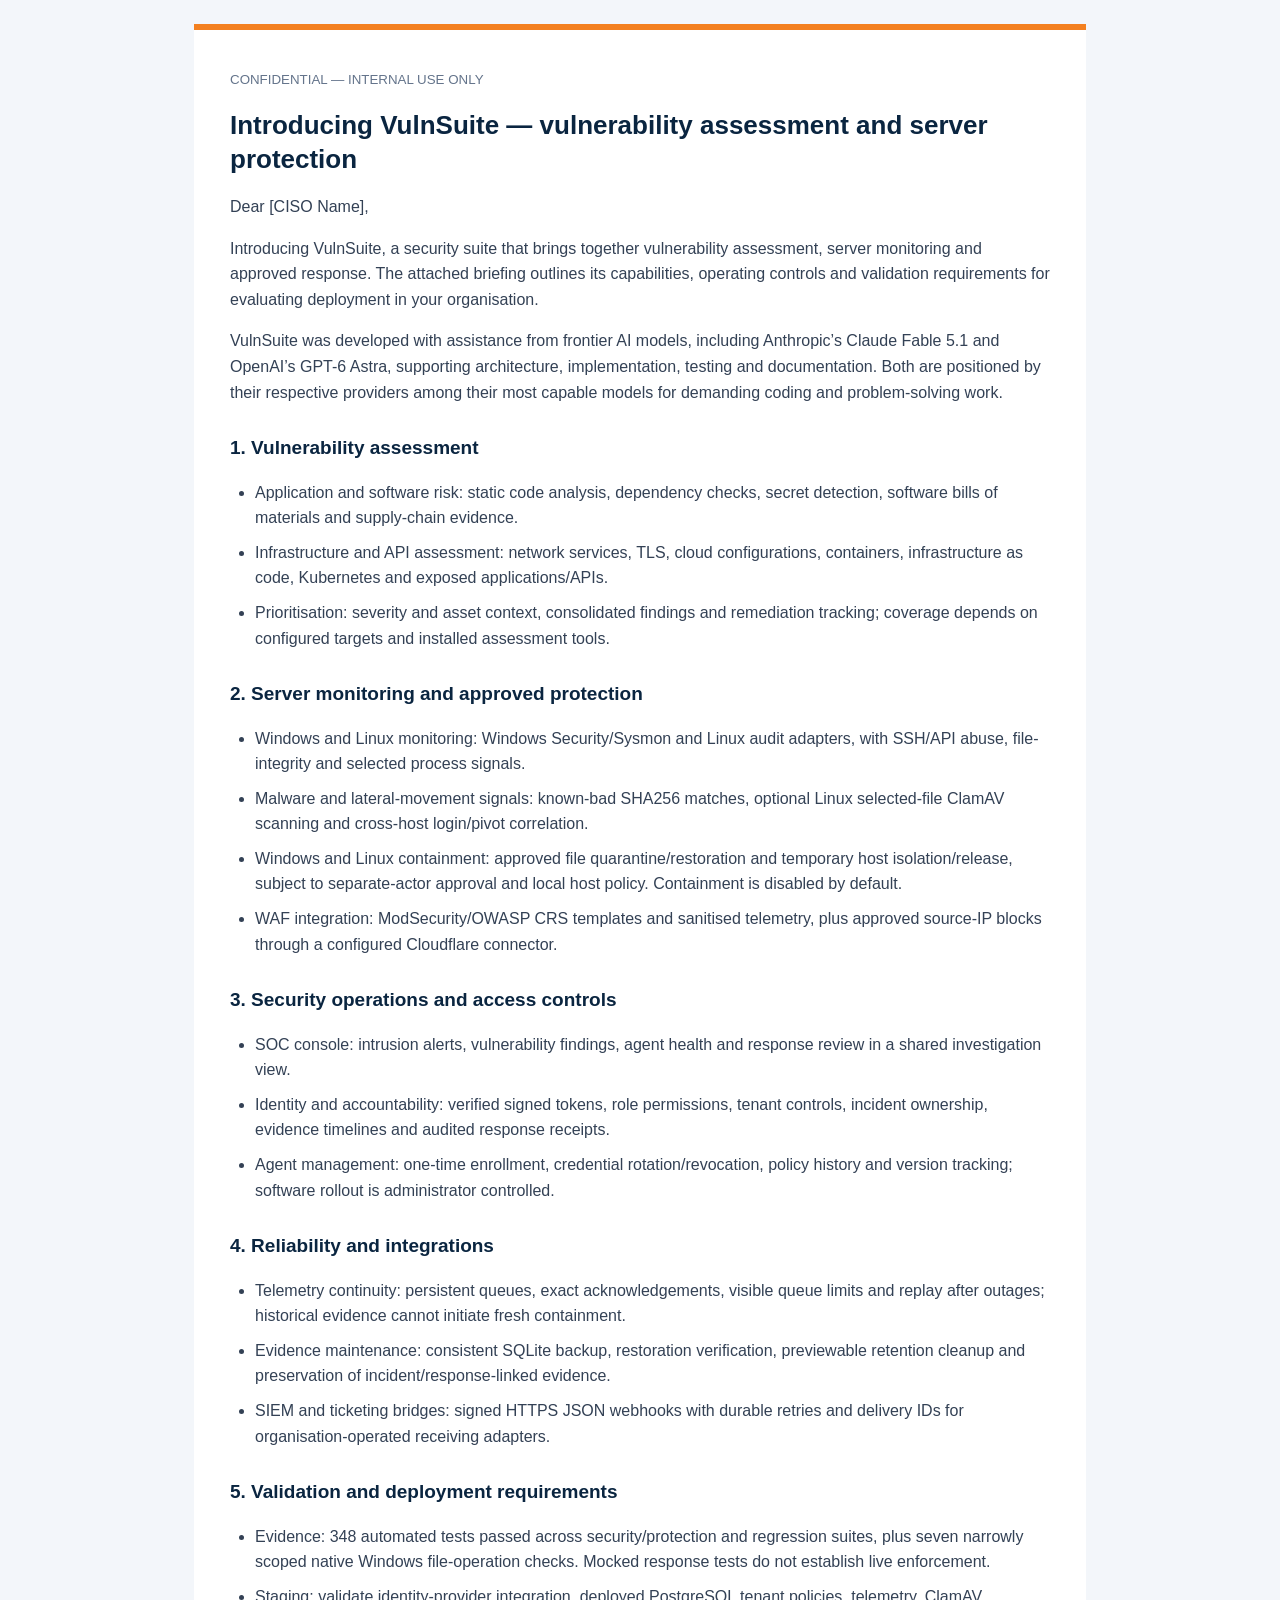
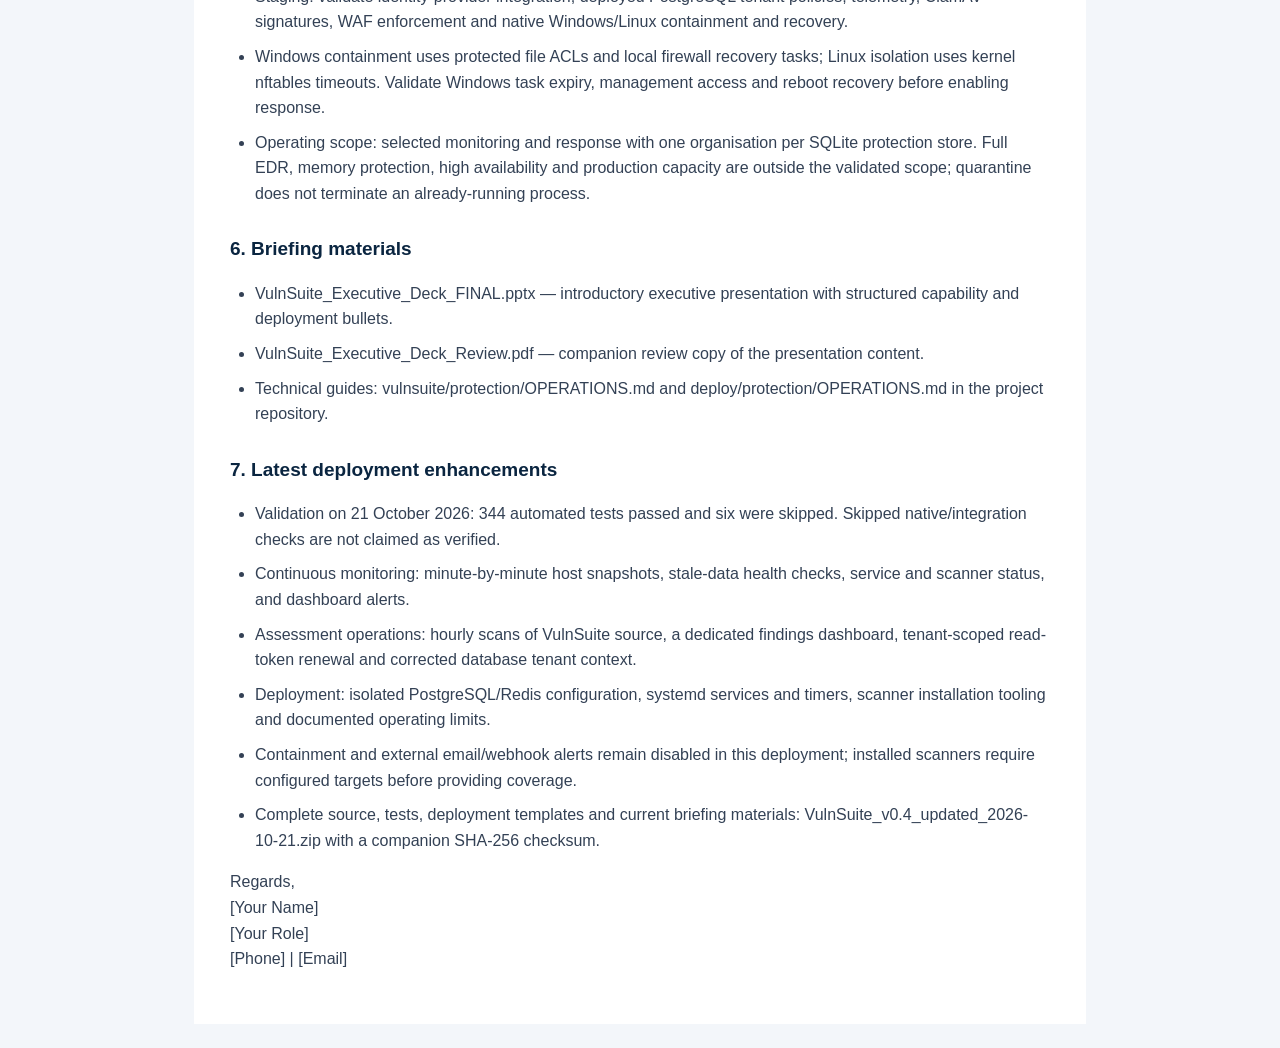
<file: VulnSuite_Intro_Email.html>
<!doctype html><html lang="en"><head><meta charset="utf-8"><meta name="viewport" content="width=device-width,initial-scale=1"><title>VulnSuite briefing</title><style>body{margin:0;background:#f3f6fa;color:#334155;font:16px/1.6 Arial,sans-serif}main{max-width:820px;margin:24px auto;background:white;padding:36px;border-top:6px solid #f38020}h1{color:#0a2540;font-size:26px;line-height:1.3}h2{color:#0a2540;font-size:19px;margin-top:28px}li{margin:9px 0}small{color:#64748b}ul{padding-left:25px}</style></head><body><main><small>CONFIDENTIAL — INTERNAL USE ONLY</small><h1>Introducing VulnSuite — vulnerability assessment and server protection</h1><p>Dear [CISO Name],</p><p>Introducing VulnSuite, a security suite that brings together vulnerability assessment, server monitoring and approved response. The attached briefing outlines its capabilities, operating controls and validation requirements for evaluating deployment in your organisation.</p><p>VulnSuite was developed with assistance from frontier AI models, including Anthropic’s Claude Fable 5.1 and OpenAI’s GPT-6 Astra, supporting architecture, implementation, testing and documentation. Both are positioned by their respective providers among their most capable models for demanding coding and problem-solving work.</p><h2>1. Vulnerability assessment</h2><ul><li>Application and software risk: static code analysis, dependency checks, secret detection, software bills of materials and supply-chain evidence.</li><li>Infrastructure and API assessment: network services, TLS, cloud configurations, containers, infrastructure as code, Kubernetes and exposed applications/APIs.</li><li>Prioritisation: severity and asset context, consolidated findings and remediation tracking; coverage depends on configured targets and installed assessment tools.</li></ul><h2>2. Server monitoring and approved protection</h2><ul><li>Windows and Linux monitoring: Windows Security/Sysmon and Linux audit adapters, with SSH/API abuse, file-integrity and selected process signals.</li><li>Malware and lateral-movement signals: known-bad SHA256 matches, optional Linux selected-file ClamAV scanning and cross-host login/pivot correlation.</li><li>Windows and Linux containment: approved file quarantine/restoration and temporary host isolation/release, subject to separate-actor approval and local host policy. Containment is disabled by default.</li><li>WAF integration: ModSecurity/OWASP CRS templates and sanitised telemetry, plus approved source-IP blocks through a configured Cloudflare connector.</li></ul><h2>3. Security operations and access controls</h2><ul><li>SOC console: intrusion alerts, vulnerability findings, agent health and response review in a shared investigation view.</li><li>Identity and accountability: verified signed tokens, role permissions, tenant controls, incident ownership, evidence timelines and audited response receipts.</li><li>Agent management: one-time enrollment, credential rotation/revocation, policy history and version tracking; software rollout is administrator controlled.</li></ul><h2>4. Reliability and integrations</h2><ul><li>Telemetry continuity: persistent queues, exact acknowledgements, visible queue limits and replay after outages; historical evidence cannot initiate fresh containment.</li><li>Evidence maintenance: consistent SQLite backup, restoration verification, previewable retention cleanup and preservation of incident/response-linked evidence.</li><li>SIEM and ticketing bridges: signed HTTPS JSON webhooks with durable retries and delivery IDs for organisation-operated receiving adapters.</li></ul><h2>5. Validation and deployment requirements</h2><ul><li>Evidence: 348 automated tests passed across security/protection and regression suites, plus seven narrowly scoped native Windows file-operation checks. Mocked response tests do not establish live enforcement.</li><li>Staging: validate identity-provider integration, deployed PostgreSQL tenant policies, telemetry, ClamAV signatures, WAF enforcement and native Windows/Linux containment and recovery.</li><li>Windows containment uses protected file ACLs and local firewall recovery tasks; Linux isolation uses kernel nftables timeouts. Validate Windows task expiry, management access and reboot recovery before enabling response.</li><li>Operating scope: selected monitoring and response with one organisation per SQLite protection store. Full EDR, memory protection, high availability and production capacity are outside the validated scope; quarantine does not terminate an already-running process.</li></ul><h2>6. Briefing materials</h2><ul><li>VulnSuite_Executive_Deck_FINAL.pptx — introductory executive presentation with structured capability and deployment bullets.</li><li>VulnSuite_Executive_Deck_Review.pdf — companion review copy of the presentation content.</li><li>Technical guides: vulnsuite/protection/OPERATIONS.md and deploy/protection/OPERATIONS.md in the project repository.</li></ul><h2>7. Latest deployment enhancements</h2><ul><li>Validation on 21 October 2026: 344 automated tests passed and six were skipped. Skipped native/integration checks are not claimed as verified.</li><li>Continuous monitoring: minute-by-minute host snapshots, stale-data health checks, service and scanner status, and dashboard alerts.</li><li>Assessment operations: hourly scans of VulnSuite source, a dedicated findings dashboard, tenant-scoped read-token renewal and corrected database tenant context.</li><li>Deployment: isolated PostgreSQL/Redis configuration, systemd services and timers, scanner installation tooling and documented operating limits.</li><li>Containment and external email/webhook alerts remain disabled in this deployment; installed scanners require configured targets before providing coverage.</li><li>Complete source, tests, deployment templates and current briefing materials: VulnSuite_v0.4_updated_2026-10-21.zip with a companion SHA-256 checksum.</li></ul><p>Regards,<br>[Your Name]<br>[Your Role]<br>[Phone] | [Email]</p></main></body></html>
</file>
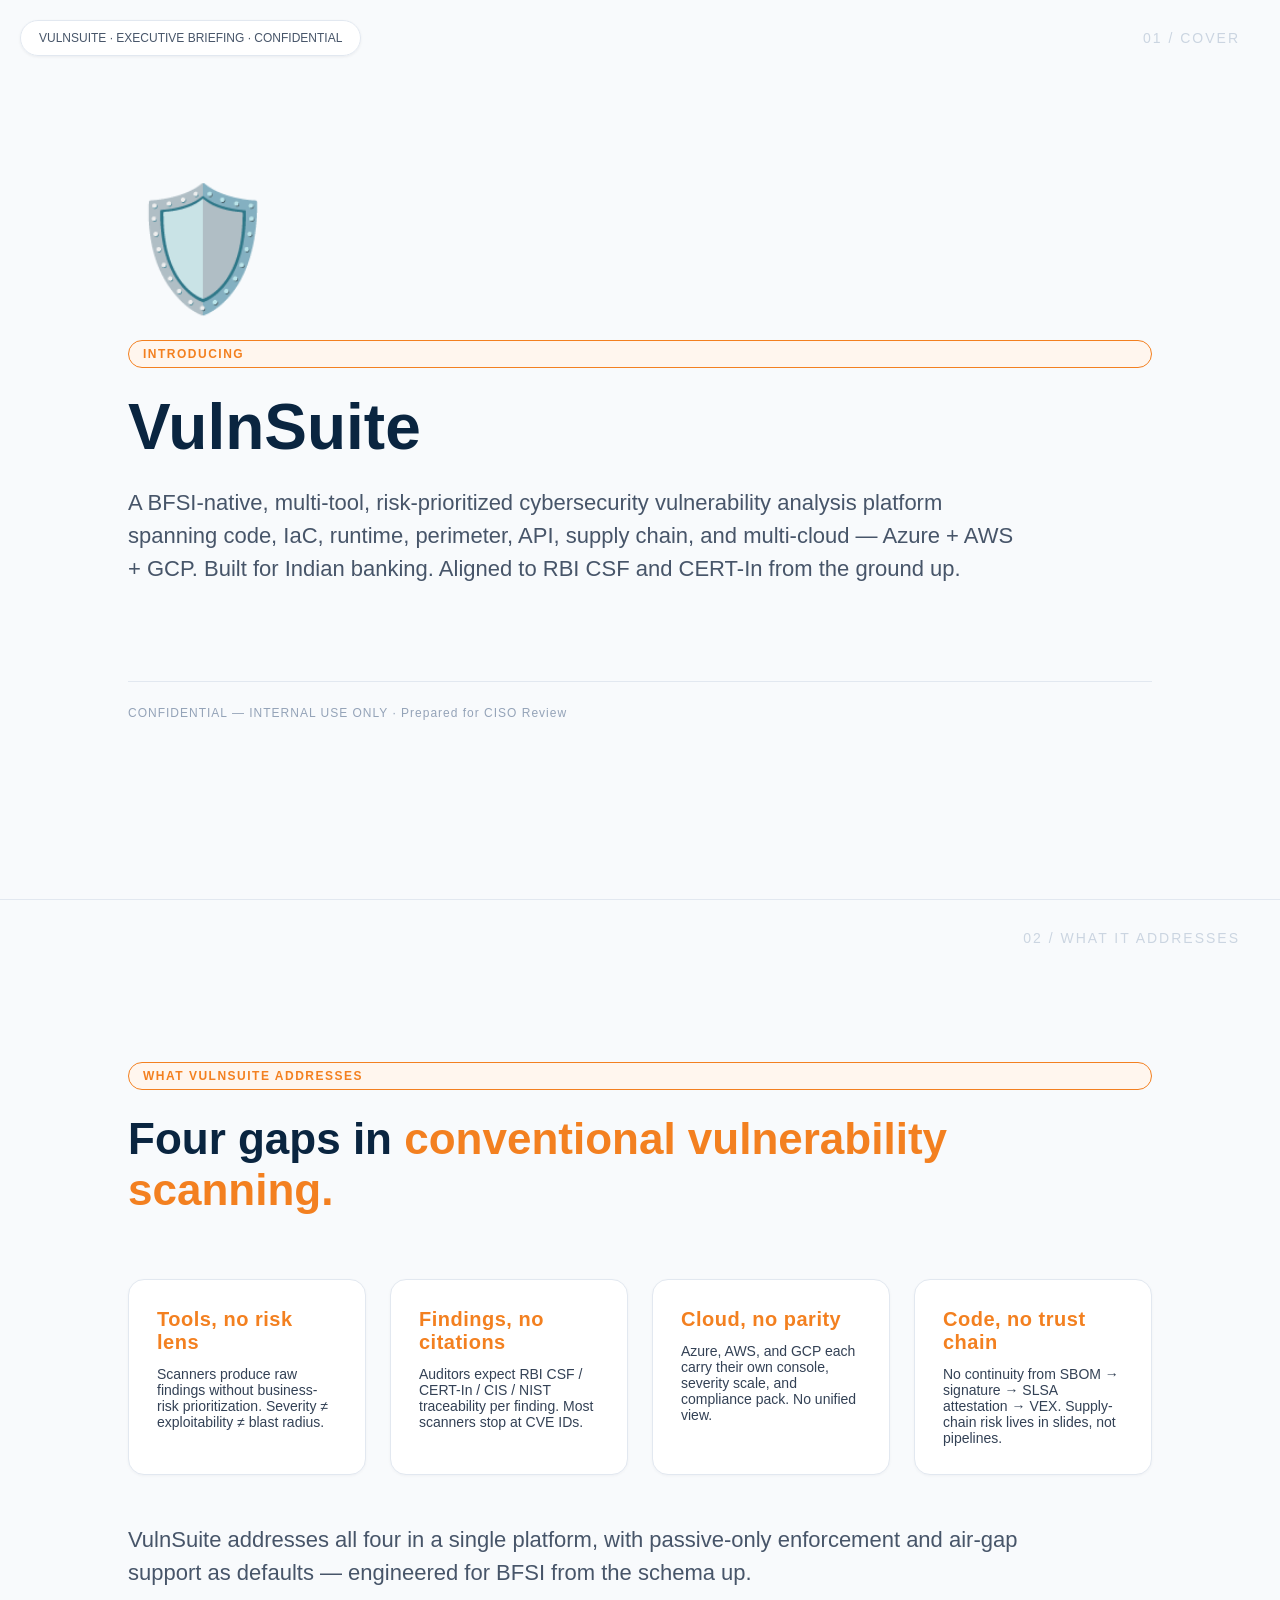
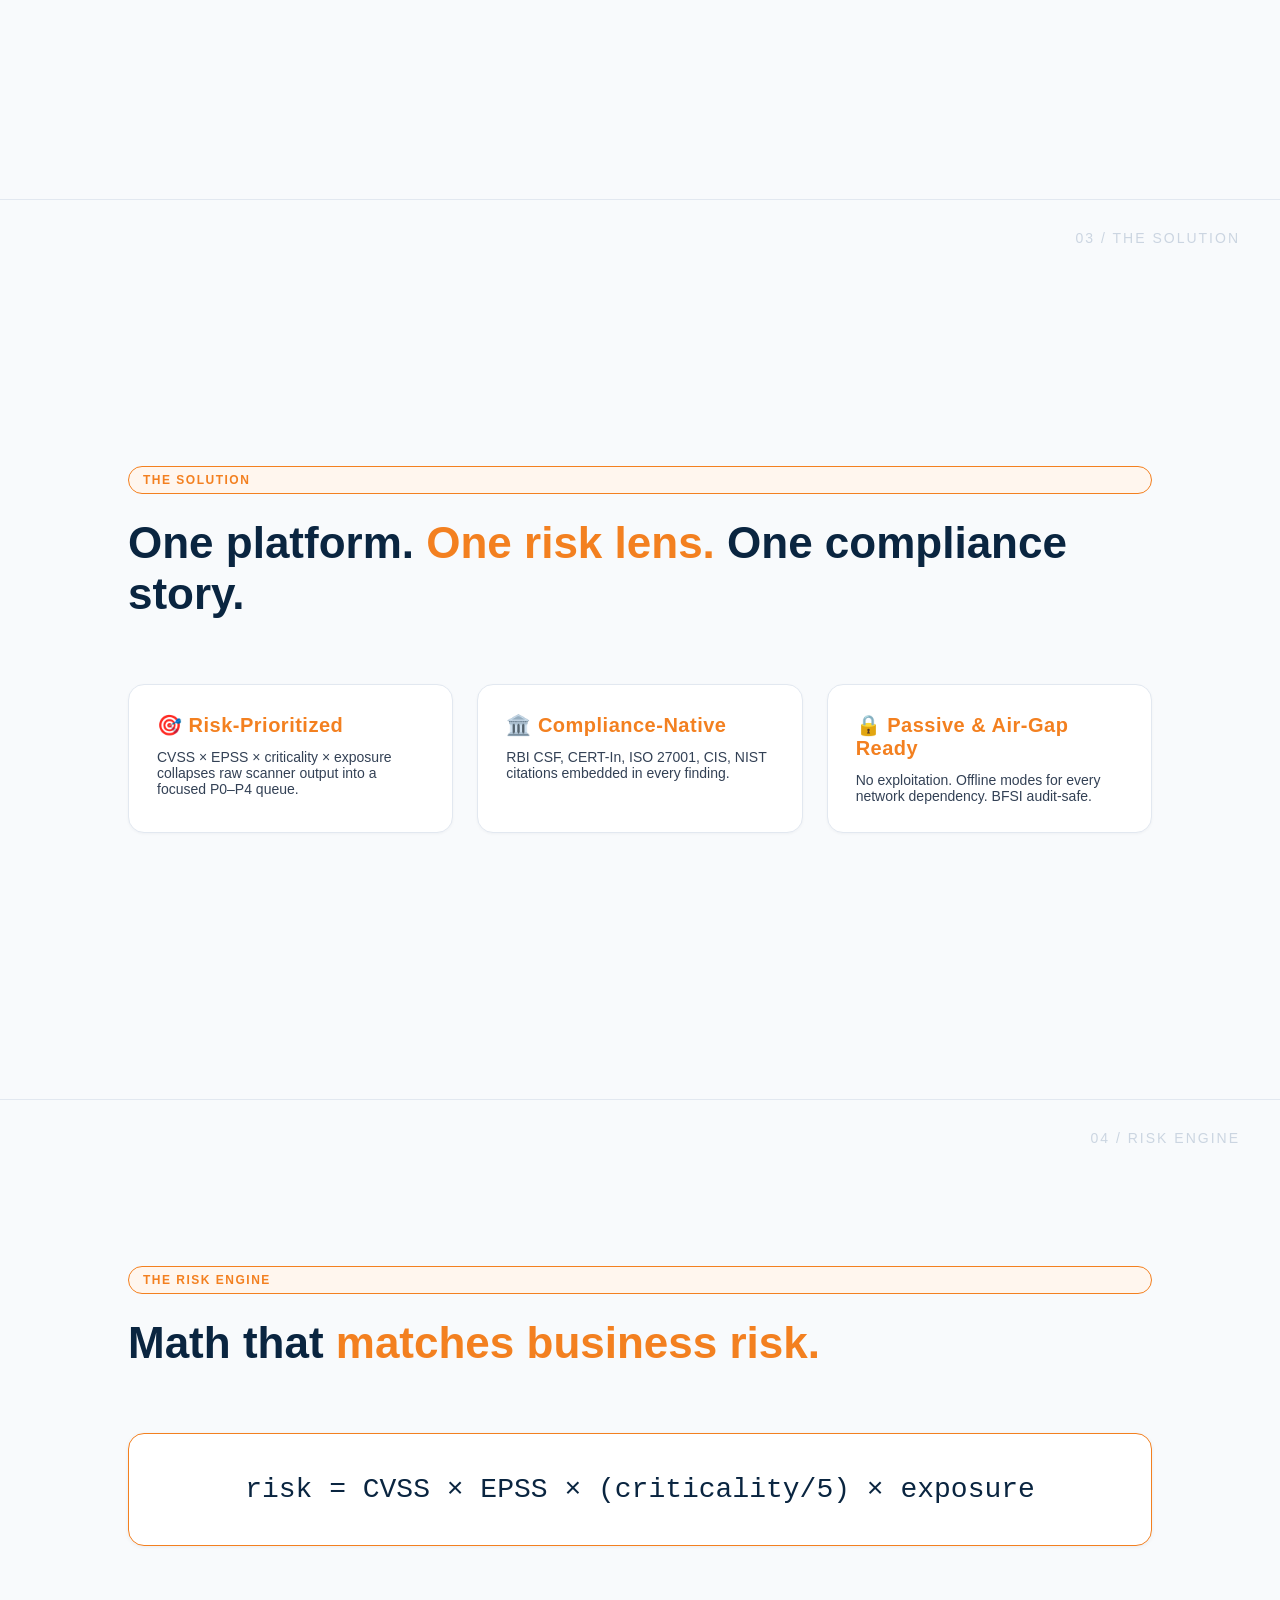
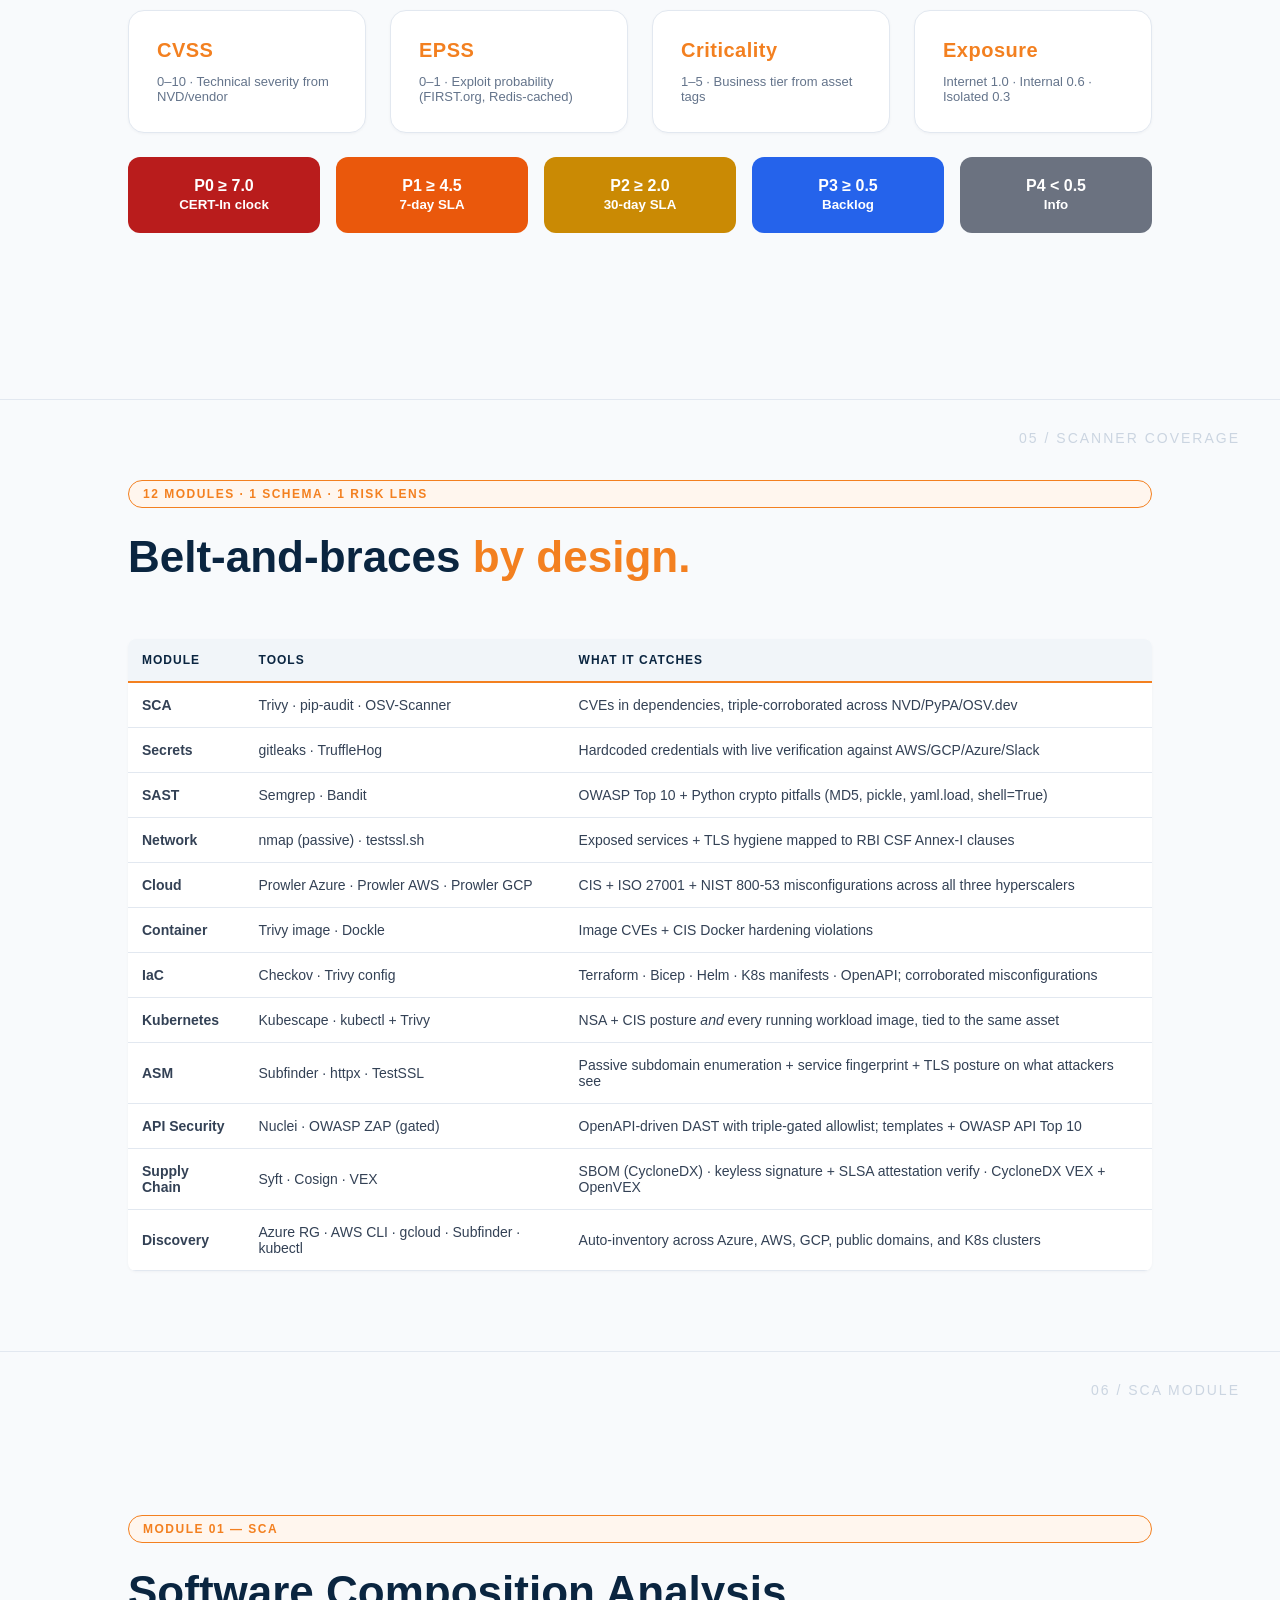
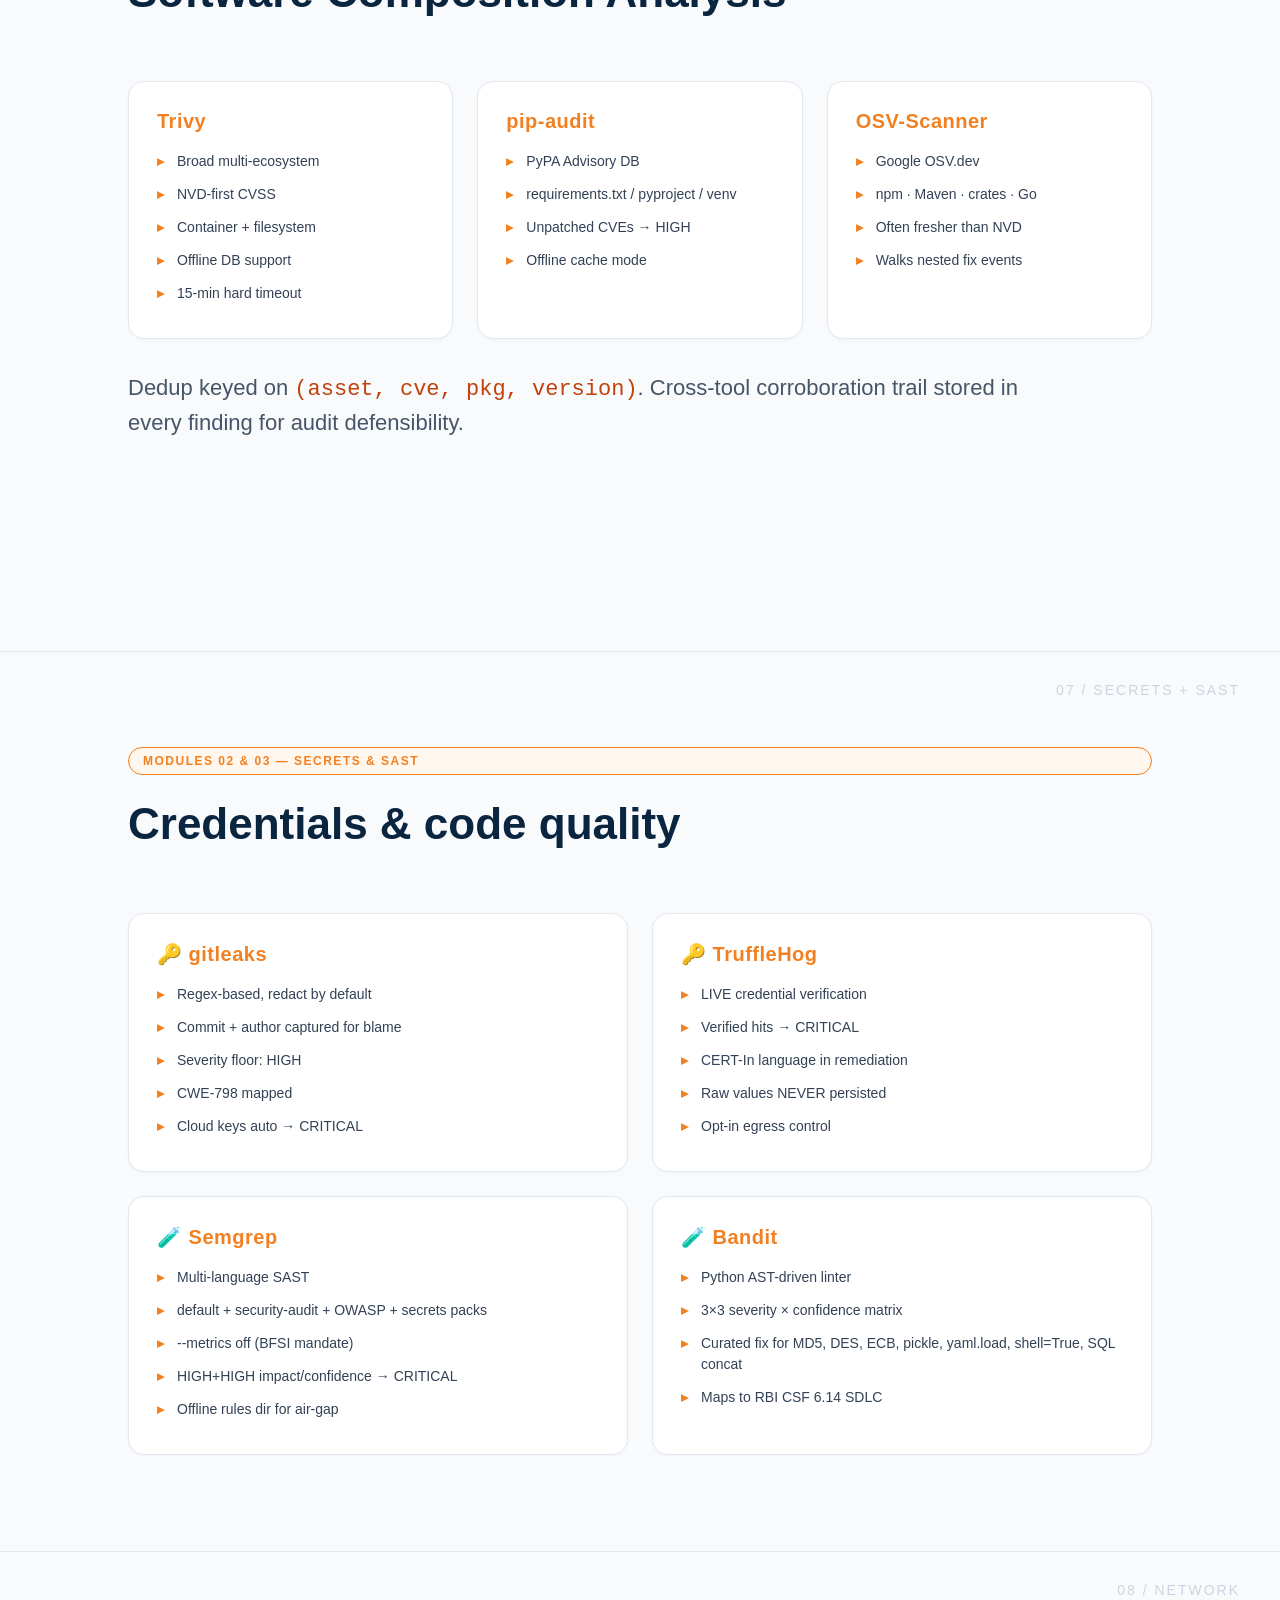
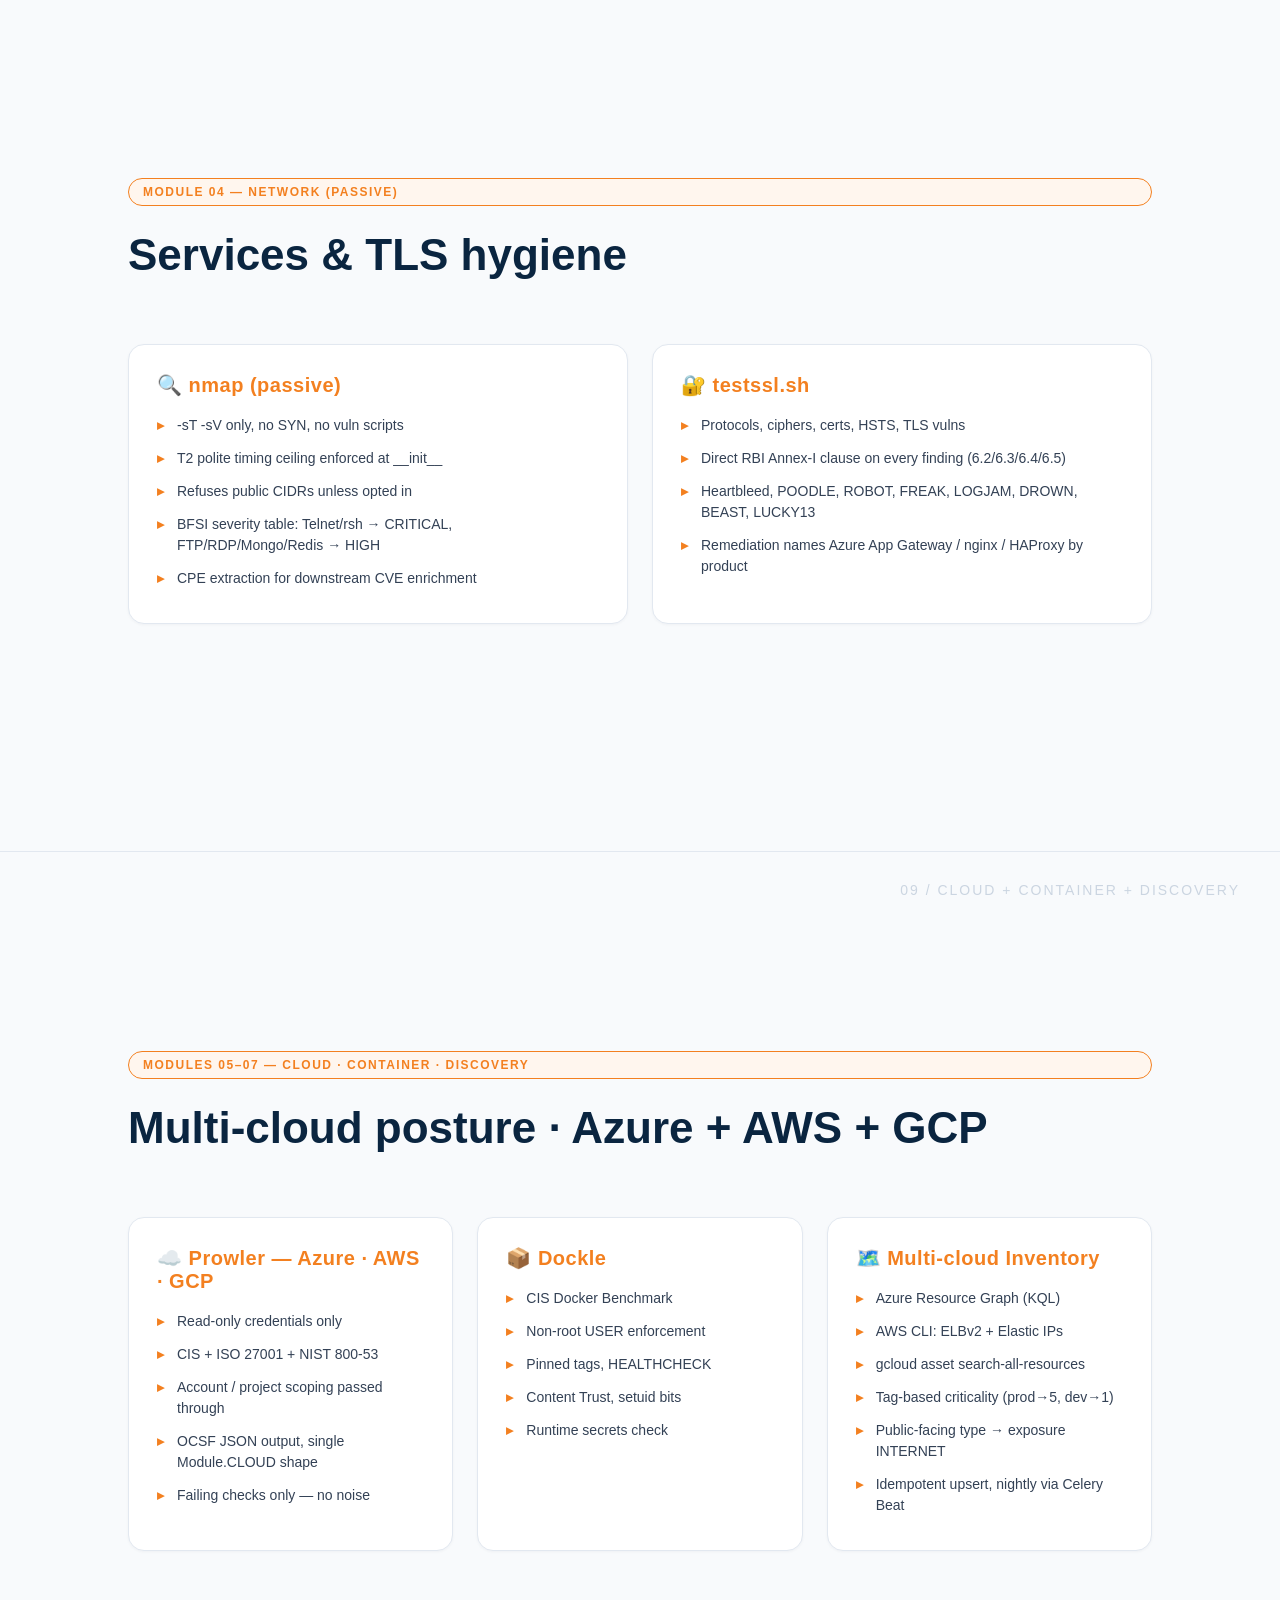
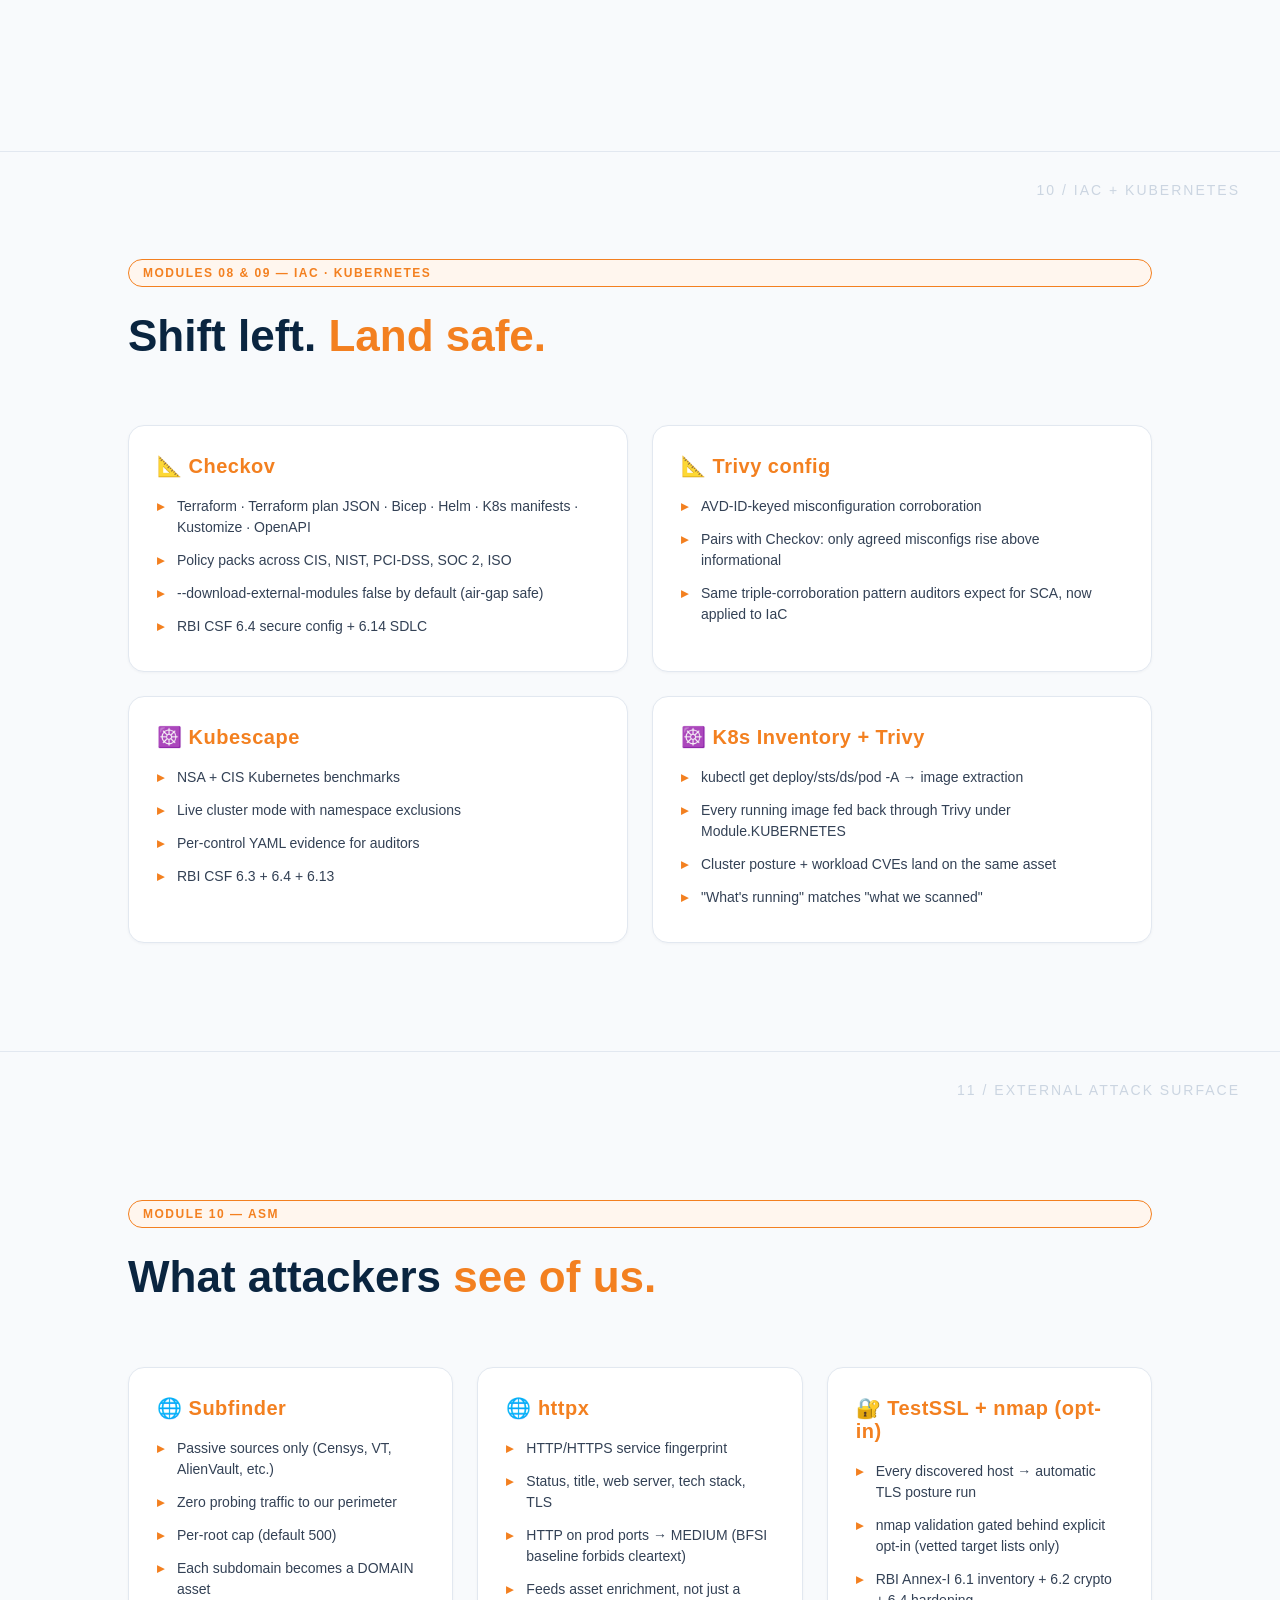
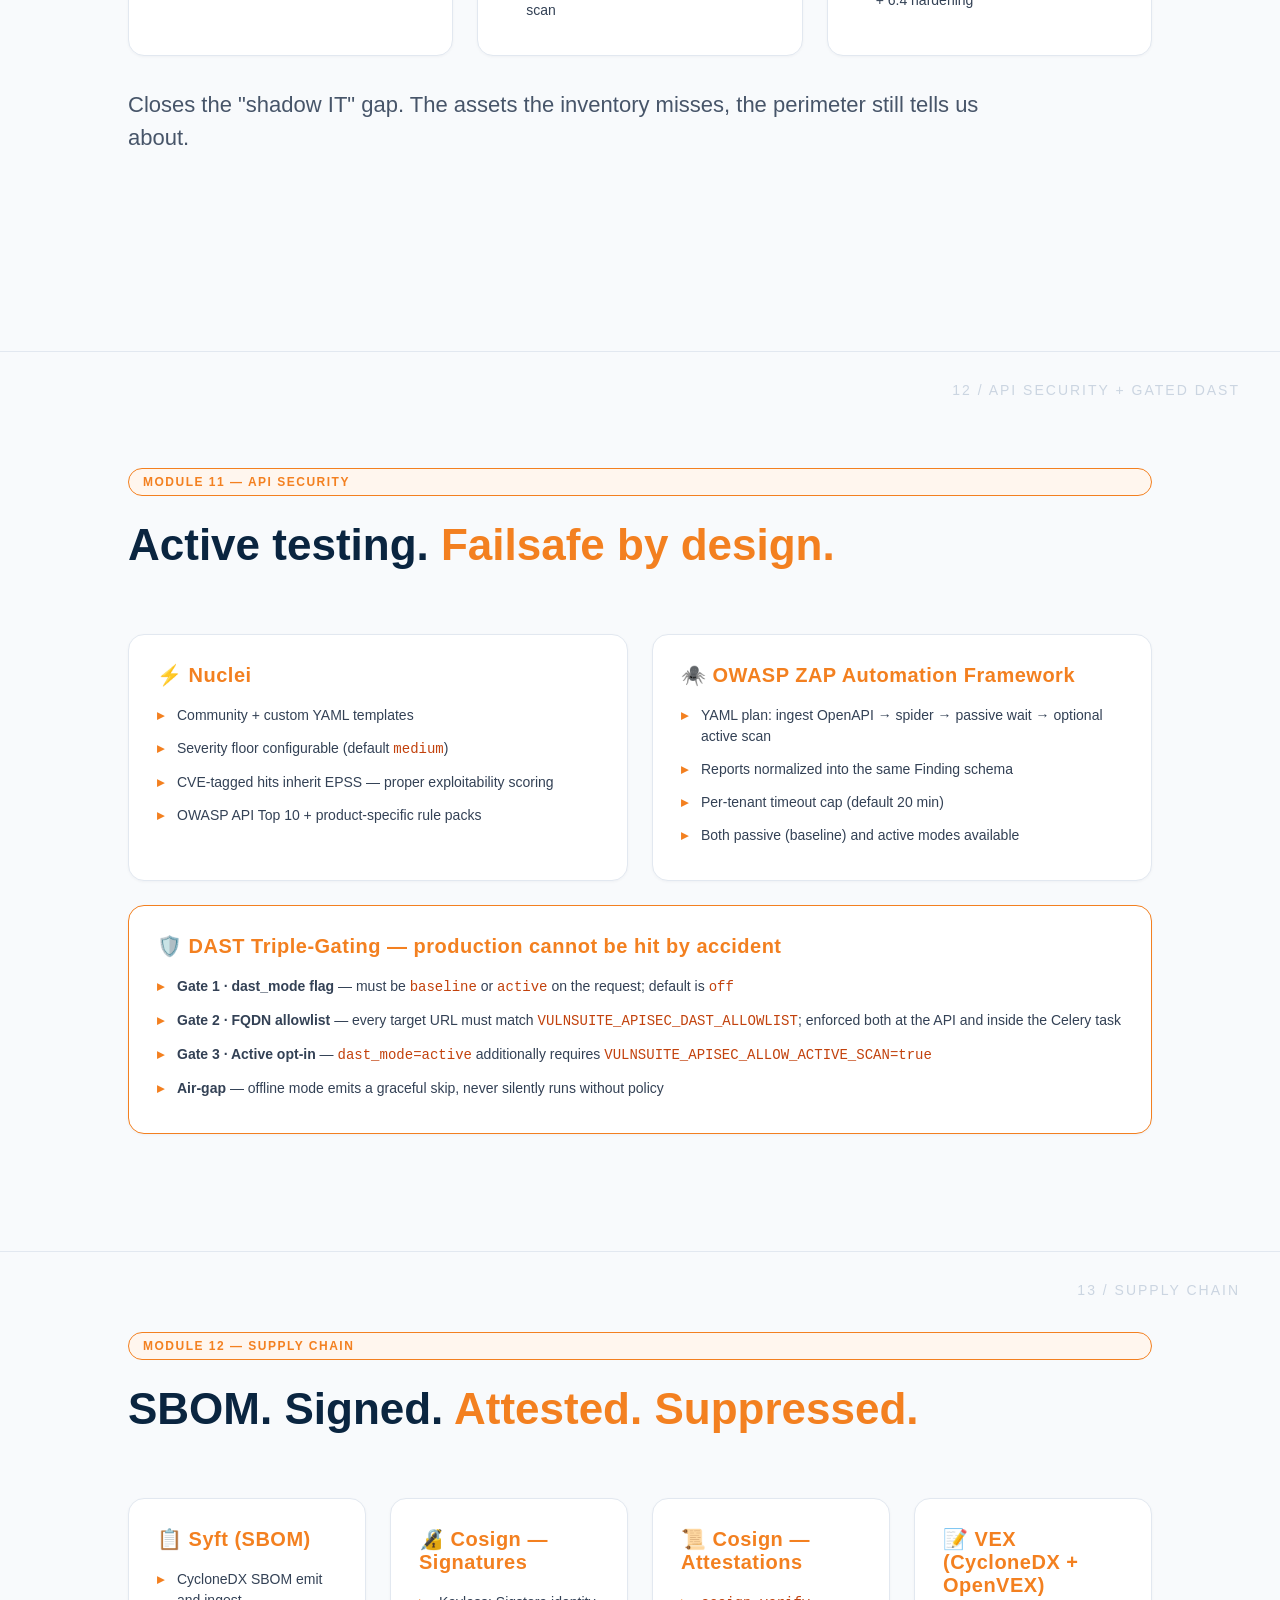
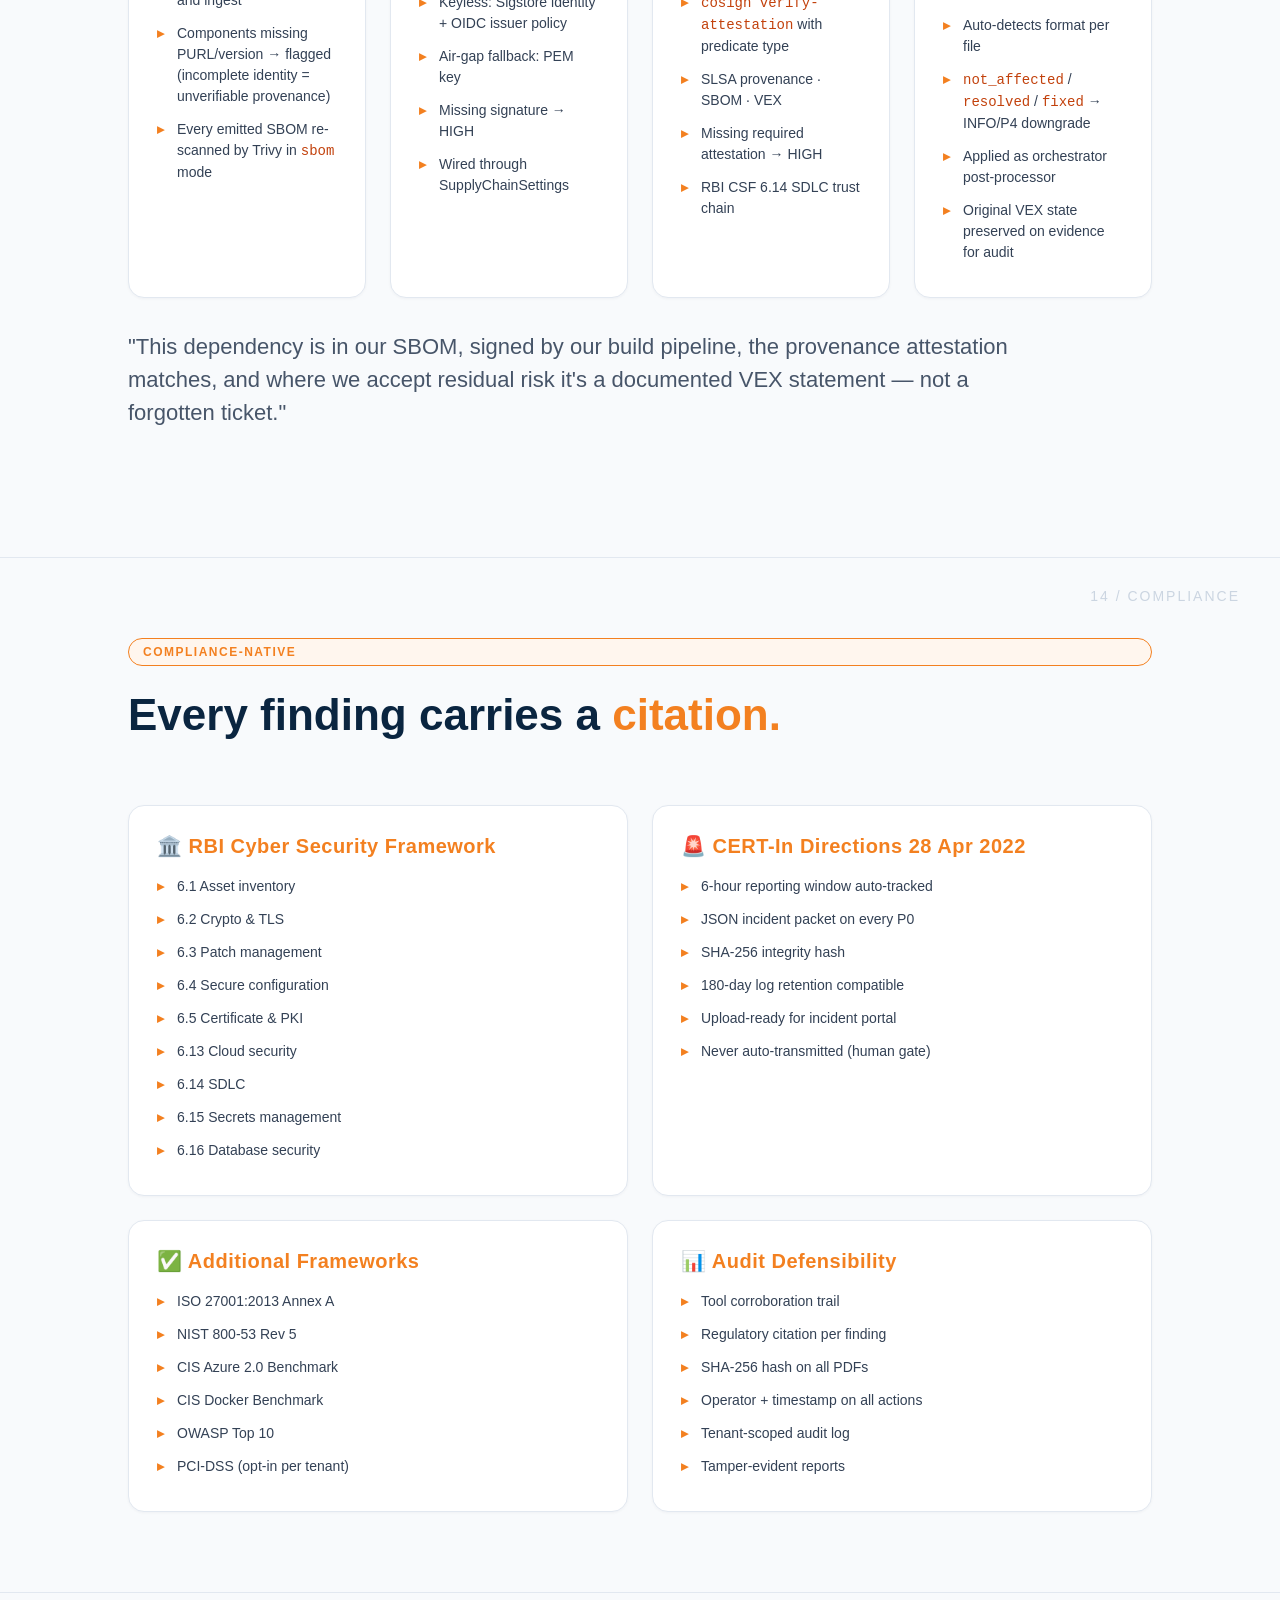
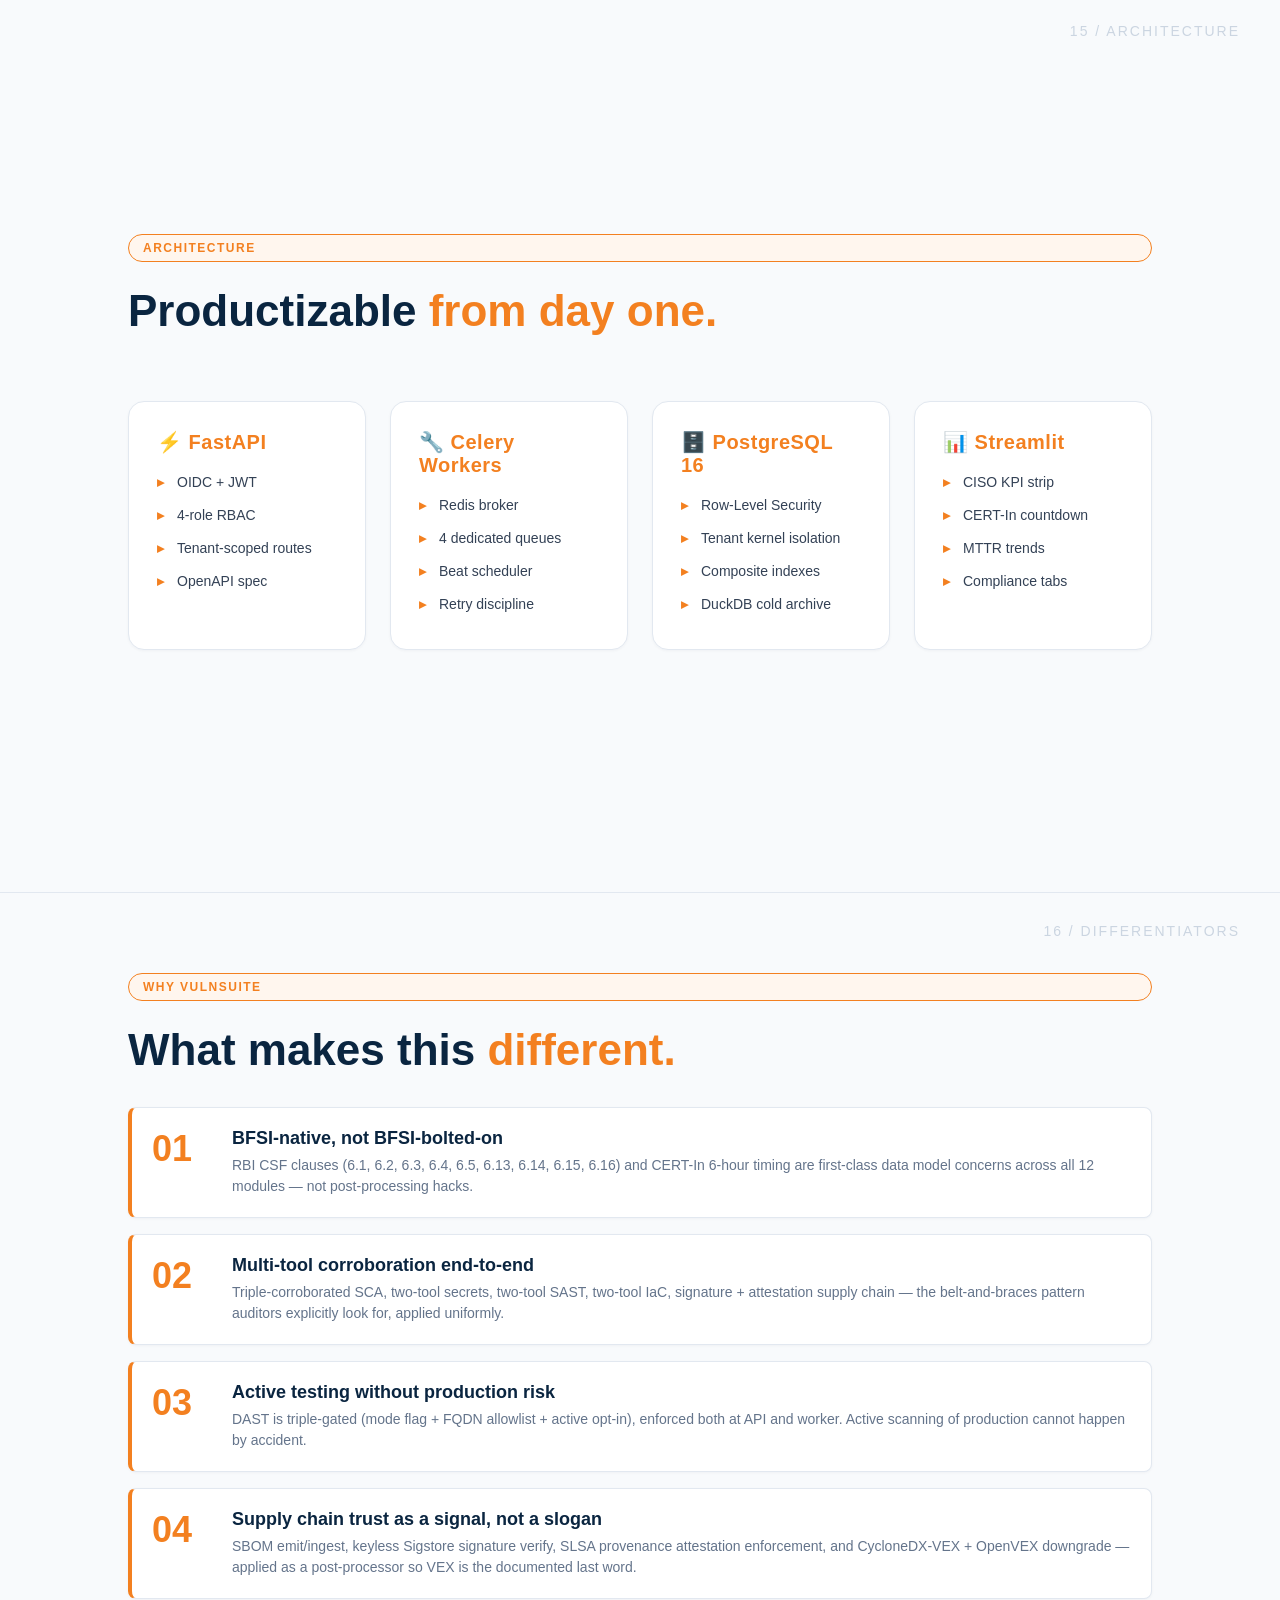
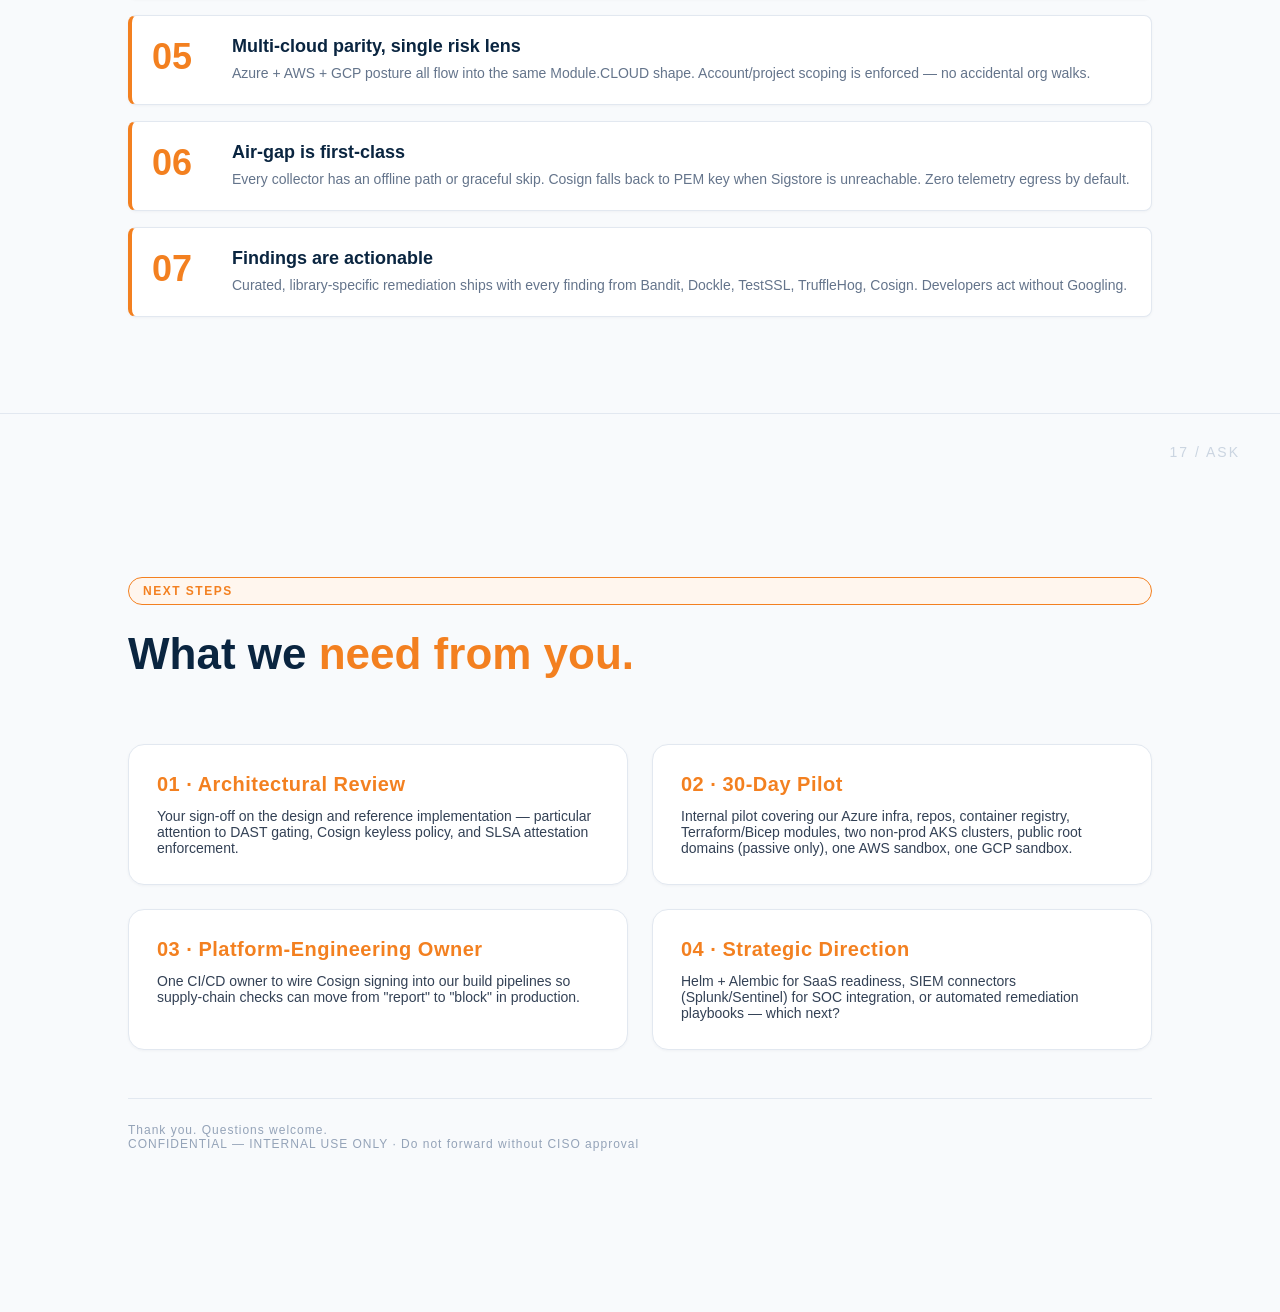
<file: vulnsuite/VulnSuite_Executive_Deck.html>
<!DOCTYPE html><html lang="en"><head><meta charset="UTF-8"><title>VulnSuite — Executive Briefing</title>
<style>
*{margin:0;padding:0;box-sizing:border-box}
body{font-family:-apple-system,Helvetica,Arial,sans-serif;background:#f8fafc;color:#1e293b;overflow-x:hidden}
.slide{min-height:100vh;padding:80px 10%;display:flex;flex-direction:column;justify-content:center;border-bottom:1px solid #e2e8f0;position:relative;background:#f8fafc}
.slide::before{content:attr(data-num);position:absolute;top:30px;right:40px;color:#cbd5e1;font-size:14px;letter-spacing:2px}
h1{font-size:64px;font-weight:800;color:#0a2540;margin-bottom:24px;line-height:1.1}
h2{font-size:44px;font-weight:700;color:#0a2540;margin-bottom:32px;line-height:1.15}
h2 .accent{color:#f38020}
h3{font-size:22px;color:#1e40af;margin-bottom:16px;font-weight:600;letter-spacing:0.5px}
.subtitle{font-size:22px;color:#475569;margin-bottom:48px;max-width:900px;line-height:1.5}
.tag{display:inline-block;padding:6px 14px;background:#fff6ee;color:#f38020;border:1px solid #f38020;border-radius:20px;font-size:12px;font-weight:600;letter-spacing:1.5px;margin-bottom:24px}
.grid{display:grid;gap:24px;margin-top:32px}
.grid-2{grid-template-columns:1fr 1fr}
.grid-3{grid-template-columns:repeat(3,1fr)}
.grid-4{grid-template-columns:repeat(4,1fr)}
.card{background:#ffffff;border:1px solid #e2e8f0;border-radius:16px;padding:28px;transition:all .3s;box-shadow:0 1px 3px rgba(15,23,42,.04)}
.card:hover{border-color:#f38020;transform:translateY(-4px);box-shadow:0 6px 14px rgba(243,128,32,.08)}
.card h3{color:#f38020;font-size:20px;margin-bottom:12px}
.card ul{list-style:none;margin-top:12px}
.card li{color:#334155;font-size:14px;padding:6px 0 6px 20px;position:relative;line-height:1.5}
.card li::before{content:"▸";position:absolute;left:0;color:#f38020;font-weight:bold}
.metric{text-align:center;padding:32px 20px}
.metric .num{font-size:72px;font-weight:900;color:#0a2540;line-height:1}
.metric .lbl{color:#64748b;font-size:14px;margin-top:8px;text-transform:uppercase;letter-spacing:1.5px}
.formula{font-family:"SF Mono",Consolas,monospace;font-size:28px;text-align:center;padding:40px;background:#ffffff;border:1px solid #f38020;border-radius:16px;margin:32px 0;color:#0a2540;box-shadow:0 1px 4px rgba(15,23,42,.06)}
.bucket{display:flex;gap:16px;margin-top:24px}
.bucket > div{flex:1;padding:20px;border-radius:12px;text-align:center;font-weight:700}
.p0{background:#b91c1c;color:#fff}
.p1{background:#ea580c;color:#fff}
.p2{background:#ca8a04;color:#fff}
.p3{background:#2563eb;color:#fff}
.p4{background:#6b7280;color:#fff}
table{width:100%;border-collapse:collapse;margin-top:24px;font-size:14px;background:#ffffff;border-radius:8px;overflow:hidden;box-shadow:0 1px 3px rgba(15,23,42,.04)}
th{background:#f1f5f9;color:#0a2540;padding:14px;text-align:left;border-bottom:2px solid #f38020;text-transform:uppercase;font-size:12px;letter-spacing:1px}
td{padding:14px;border-bottom:1px solid #e2e8f0;color:#334155}
tr:hover td{background:#f8fafc}
.nav{position:fixed;top:20px;left:20px;z-index:100;background:rgba(255,255,255,.92);backdrop-filter:blur(10px);padding:10px 18px;border-radius:24px;border:1px solid #e2e8f0;font-size:12px;color:#475569;box-shadow:0 1px 3px rgba(15,23,42,.06)}
.hero-logo{font-size:120px;margin-bottom:20px}
.footer-note{margin-top:48px;padding-top:24px;border-top:1px solid #e2e8f0;color:#94a3b8;font-size:12px;letter-spacing:1px}
.diff-row{display:flex;gap:20px;padding:20px;background:#ffffff;border-left:4px solid #f38020;margin-bottom:16px;border-radius:8px;border-top:1px solid #e2e8f0;border-right:1px solid #e2e8f0;border-bottom:1px solid #e2e8f0;box-shadow:0 1px 3px rgba(15,23,42,.04)}
.diff-row .num{font-size:36px;font-weight:900;color:#f38020;min-width:60px}
.diff-row .txt h4{color:#0a2540;font-size:18px;margin-bottom:6px}
.diff-row .txt p{color:#64748b;font-size:14px;line-height:1.5}
</style></head><body>
<div class="nav">VULNSUITE · EXECUTIVE BRIEFING · CONFIDENTIAL</div>

<section class="slide" data-num="01 / COVER">
<div class="hero-logo">🛡️</div>
<span class="tag">INTRODUCING</span>
<h1>VulnSuite</h1>
<p class="subtitle">A BFSI-native, multi-tool, risk-prioritized cybersecurity vulnerability analysis platform spanning code, IaC, runtime, perimeter, API, supply chain, and multi-cloud — Azure + AWS + GCP. Built for Indian banking. Aligned to RBI CSF and CERT-In from the ground up.</p>
<div class="footer-note">CONFIDENTIAL — INTERNAL USE ONLY · Prepared for CISO Review</div>
</section>

<section class="slide" data-num="02 / WHAT IT ADDRESSES">
<span class="tag">WHAT VULNSUITE ADDRESSES</span>
<h2>Four gaps in <span class="accent">conventional vulnerability scanning.</span></h2>
<div class="grid grid-4">
<div class="card"><h3>Tools, no risk lens</h3><p style="color:#334155;font-size:14px">Scanners produce raw findings without business-risk prioritization. Severity ≠ exploitability ≠ blast radius.</p></div>
<div class="card"><h3>Findings, no citations</h3><p style="color:#334155;font-size:14px">Auditors expect RBI CSF / CERT-In / CIS / NIST traceability per finding. Most scanners stop at CVE IDs.</p></div>
<div class="card"><h3>Cloud, no parity</h3><p style="color:#334155;font-size:14px">Azure, AWS, and GCP each carry their own console, severity scale, and compliance pack. No unified view.</p></div>
<div class="card"><h3>Code, no trust chain</h3><p style="color:#334155;font-size:14px">No continuity from SBOM → signature → SLSA attestation → VEX. Supply-chain risk lives in slides, not pipelines.</p></div>
</div>
<p class="subtitle" style="margin-top:48px">VulnSuite addresses all four in a single platform, with passive-only enforcement and air-gap support as defaults — engineered for BFSI from the schema up.</p>
</section>

<section class="slide" data-num="03 / THE SOLUTION">
<span class="tag">THE SOLUTION</span>
<h2>One platform. <span class="accent">One risk lens.</span> One compliance story.</h2>
<div class="grid grid-3">
<div class="card"><h3>🎯 Risk-Prioritized</h3><p style="color:#334155;font-size:14px">CVSS × EPSS × criticality × exposure collapses raw scanner output into a focused P0–P4 queue.</p></div>
<div class="card"><h3>🏛️ Compliance-Native</h3><p style="color:#334155;font-size:14px">RBI CSF, CERT-In, ISO 27001, CIS, NIST citations embedded in every finding.</p></div>
<div class="card"><h3>🔒 Passive & Air-Gap Ready</h3><p style="color:#334155;font-size:14px">No exploitation. Offline modes for every network dependency. BFSI audit-safe.</p></div>
</div>
</section>

<section class="slide" data-num="04 / RISK ENGINE">
<span class="tag">THE RISK ENGINE</span>
<h2>Math that <span class="accent">matches business risk.</span></h2>
<div class="formula">risk = CVSS × EPSS × (criticality/5) × exposure</div>
<div class="grid grid-4">
<div class="card"><h3>CVSS</h3><p style="color:#64748b;font-size:13px">0–10 · Technical severity from NVD/vendor</p></div>
<div class="card"><h3>EPSS</h3><p style="color:#64748b;font-size:13px">0–1 · Exploit probability (FIRST.org, Redis-cached)</p></div>
<div class="card"><h3>Criticality</h3><p style="color:#64748b;font-size:13px">1–5 · Business tier from asset tags</p></div>
<div class="card"><h3>Exposure</h3><p style="color:#64748b;font-size:13px">Internet 1.0 · Internal 0.6 · Isolated 0.3</p></div>
</div>
<div class="bucket"><div class="p0">P0 ≥ 7.0<br><small>CERT-In clock</small></div><div class="p1">P1 ≥ 4.5<br><small>7-day SLA</small></div><div class="p2">P2 ≥ 2.0<br><small>30-day SLA</small></div><div class="p3">P3 ≥ 0.5<br><small>Backlog</small></div><div class="p4">P4 &lt; 0.5<br><small>Info</small></div></div>
</section>

<section class="slide" data-num="05 / SCANNER COVERAGE">
<span class="tag">12 MODULES · 1 SCHEMA · 1 RISK LENS</span>
<h2>Belt-and-braces <span class="accent">by design.</span></h2>
<table><tr><th>Module</th><th>Tools</th><th>What It Catches</th></tr>
<tr><td><b>SCA</b></td><td>Trivy · pip-audit · OSV-Scanner</td><td>CVEs in dependencies, triple-corroborated across NVD/PyPA/OSV.dev</td></tr>
<tr><td><b>Secrets</b></td><td>gitleaks · TruffleHog</td><td>Hardcoded credentials with live verification against AWS/GCP/Azure/Slack</td></tr>
<tr><td><b>SAST</b></td><td>Semgrep · Bandit</td><td>OWASP Top 10 + Python crypto pitfalls (MD5, pickle, yaml.load, shell=True)</td></tr>
<tr><td><b>Network</b></td><td>nmap (passive) · testssl.sh</td><td>Exposed services + TLS hygiene mapped to RBI CSF Annex-I clauses</td></tr>
<tr><td><b>Cloud</b></td><td>Prowler Azure · Prowler AWS · Prowler GCP</td><td>CIS + ISO 27001 + NIST 800-53 misconfigurations across all three hyperscalers</td></tr>
<tr><td><b>Container</b></td><td>Trivy image · Dockle</td><td>Image CVEs + CIS Docker hardening violations</td></tr>
<tr><td><b>IaC</b></td><td>Checkov · Trivy config</td><td>Terraform · Bicep · Helm · K8s manifests · OpenAPI; corroborated misconfigurations</td></tr>
<tr><td><b>Kubernetes</b></td><td>Kubescape · kubectl + Trivy</td><td>NSA + CIS posture <i>and</i> every running workload image, tied to the same asset</td></tr>
<tr><td><b>ASM</b></td><td>Subfinder · httpx · TestSSL</td><td>Passive subdomain enumeration + service fingerprint + TLS posture on what attackers see</td></tr>
<tr><td><b>API Security</b></td><td>Nuclei · OWASP ZAP (gated)</td><td>OpenAPI-driven DAST with triple-gated allowlist; templates + OWASP API Top 10</td></tr>
<tr><td><b>Supply Chain</b></td><td>Syft · Cosign · VEX</td><td>SBOM (CycloneDX) · keyless signature + SLSA attestation verify · CycloneDX VEX + OpenVEX</td></tr>
<tr><td><b>Discovery</b></td><td>Azure RG · AWS CLI · gcloud · Subfinder · kubectl</td><td>Auto-inventory across Azure, AWS, GCP, public domains, and K8s clusters</td></tr></table>
</section>

<section class="slide" data-num="06 / SCA MODULE">
<span class="tag">MODULE 01 — SCA</span>
<h2>Software Composition Analysis</h2>
<div class="grid grid-3">
<div class="card"><h3>Trivy</h3><ul><li>Broad multi-ecosystem</li><li>NVD-first CVSS</li><li>Container + filesystem</li><li>Offline DB support</li><li>15-min hard timeout</li></ul></div>
<div class="card"><h3>pip-audit</h3><ul><li>PyPA Advisory DB</li><li>requirements.txt / pyproject / venv</li><li>Unpatched CVEs → HIGH</li><li>Offline cache mode</li></ul></div>
<div class="card"><h3>OSV-Scanner</h3><ul><li>Google OSV.dev</li><li>npm · Maven · crates · Go</li><li>Often fresher than NVD</li><li>Walks nested fix events</li></ul></div>
</div>
<p class="subtitle" style="margin-top:32px">Dedup keyed on <code style="color:#c2410c">(asset, cve, pkg, version)</code>. Cross-tool corroboration trail stored in every finding for audit defensibility.</p>
</section>

<section class="slide" data-num="07 / SECRETS + SAST">
<span class="tag">MODULES 02 & 03 — SECRETS & SAST</span>
<h2>Credentials & code quality</h2>
<div class="grid grid-2">
<div class="card"><h3>🔑 gitleaks</h3><ul><li>Regex-based, redact by default</li><li>Commit + author captured for blame</li><li>Severity floor: HIGH</li><li>CWE-798 mapped</li><li>Cloud keys auto → CRITICAL</li></ul></div>
<div class="card"><h3>🔑 TruffleHog</h3><ul><li>LIVE credential verification</li><li>Verified hits → CRITICAL</li><li>CERT-In language in remediation</li><li>Raw values NEVER persisted</li><li>Opt-in egress control</li></ul></div>
<div class="card"><h3>🧪 Semgrep</h3><ul><li>Multi-language SAST</li><li>default + security-audit + OWASP + secrets packs</li><li>--metrics off (BFSI mandate)</li><li>HIGH+HIGH impact/confidence → CRITICAL</li><li>Offline rules dir for air-gap</li></ul></div>
<div class="card"><h3>🧪 Bandit</h3><ul><li>Python AST-driven linter</li><li>3×3 severity × confidence matrix</li><li>Curated fix for MD5, DES, ECB, pickle, yaml.load, shell=True, SQL concat</li><li>Maps to RBI CSF 6.14 SDLC</li></ul></div>
</div>
</section>

<section class="slide" data-num="08 / NETWORK">
<span class="tag">MODULE 04 — NETWORK (PASSIVE)</span>
<h2>Services & TLS hygiene</h2>
<div class="grid grid-2">
<div class="card"><h3>🔍 nmap (passive)</h3><ul><li>-sT -sV only, no SYN, no vuln scripts</li><li>T2 polite timing ceiling enforced at __init__</li><li>Refuses public CIDRs unless opted in</li><li>BFSI severity table: Telnet/rsh → CRITICAL, FTP/RDP/Mongo/Redis → HIGH</li><li>CPE extraction for downstream CVE enrichment</li></ul></div>
<div class="card"><h3>🔐 testssl.sh</h3><ul><li>Protocols, ciphers, certs, HSTS, TLS vulns</li><li>Direct RBI Annex-I clause on every finding (6.2/6.3/6.4/6.5)</li><li>Heartbleed, POODLE, ROBOT, FREAK, LOGJAM, DROWN, BEAST, LUCKY13</li><li>Remediation names Azure App Gateway / nginx / HAProxy by product</li></ul></div>
</div>
</section>

<section class="slide" data-num="09 / CLOUD + CONTAINER + DISCOVERY">
<span class="tag">MODULES 05–07 — CLOUD · CONTAINER · DISCOVERY</span>
<h2>Multi-cloud posture · Azure + AWS + GCP</h2>
<div class="grid grid-3">
<div class="card"><h3>☁️ Prowler — Azure · AWS · GCP</h3><ul><li>Read-only credentials only</li><li>CIS + ISO 27001 + NIST 800-53</li><li>Account / project scoping passed through</li><li>OCSF JSON output, single Module.CLOUD shape</li><li>Failing checks only — no noise</li></ul></div>
<div class="card"><h3>📦 Dockle</h3><ul><li>CIS Docker Benchmark</li><li>Non-root USER enforcement</li><li>Pinned tags, HEALTHCHECK</li><li>Content Trust, setuid bits</li><li>Runtime secrets check</li></ul></div>
<div class="card"><h3>🗺️ Multi-cloud Inventory</h3><ul><li>Azure Resource Graph (KQL)</li><li>AWS CLI: ELBv2 + Elastic IPs</li><li>gcloud asset search-all-resources</li><li>Tag-based criticality (prod→5, dev→1)</li><li>Public-facing type → exposure INTERNET</li><li>Idempotent upsert, nightly via Celery Beat</li></ul></div>
</div>
</section>

<section class="slide" data-num="10 / IAC + KUBERNETES">
<span class="tag">MODULES 08 & 09 — IAC · KUBERNETES</span>
<h2>Shift left. <span class="accent">Land safe.</span></h2>
<div class="grid grid-2">
<div class="card"><h3>📐 Checkov</h3><ul><li>Terraform · Terraform plan JSON · Bicep · Helm · K8s manifests · Kustomize · OpenAPI</li><li>Policy packs across CIS, NIST, PCI-DSS, SOC 2, ISO</li><li>--download-external-modules false by default (air-gap safe)</li><li>RBI CSF 6.4 secure config + 6.14 SDLC</li></ul></div>
<div class="card"><h3>📐 Trivy config</h3><ul><li>AVD-ID-keyed misconfiguration corroboration</li><li>Pairs with Checkov: only agreed misconfigs rise above informational</li><li>Same triple-corroboration pattern auditors expect for SCA, now applied to IaC</li></ul></div>
<div class="card"><h3>☸️ Kubescape</h3><ul><li>NSA + CIS Kubernetes benchmarks</li><li>Live cluster mode with namespace exclusions</li><li>Per-control YAML evidence for auditors</li><li>RBI CSF 6.3 + 6.4 + 6.13</li></ul></div>
<div class="card"><h3>☸️ K8s Inventory + Trivy</h3><ul><li>kubectl get deploy/sts/ds/pod -A → image extraction</li><li>Every running image fed back through Trivy under Module.KUBERNETES</li><li>Cluster posture + workload CVEs land on the same asset</li><li>"What's running" matches "what we scanned"</li></ul></div>
</div>
</section>

<section class="slide" data-num="11 / EXTERNAL ATTACK SURFACE">
<span class="tag">MODULE 10 — ASM</span>
<h2>What attackers <span class="accent">see of us.</span></h2>
<div class="grid grid-3">
<div class="card"><h3>🌐 Subfinder</h3><ul><li>Passive sources only (Censys, VT, AlienVault, etc.)</li><li>Zero probing traffic to our perimeter</li><li>Per-root cap (default 500)</li><li>Each subdomain becomes a DOMAIN asset</li></ul></div>
<div class="card"><h3>🌐 httpx</h3><ul><li>HTTP/HTTPS service fingerprint</li><li>Status, title, web server, tech stack, TLS</li><li>HTTP on prod ports → MEDIUM (BFSI baseline forbids cleartext)</li><li>Feeds asset enrichment, not just a scan</li></ul></div>
<div class="card"><h3>🔐 TestSSL + nmap (opt-in)</h3><ul><li>Every discovered host → automatic TLS posture run</li><li>nmap validation gated behind explicit opt-in (vetted target lists only)</li><li>RBI Annex-I 6.1 inventory + 6.2 crypto + 6.4 hardening</li></ul></div>
</div>
<p class="subtitle" style="margin-top:32px">Closes the "shadow IT" gap. The assets the inventory misses, the perimeter still tells us about.</p>
</section>

<section class="slide" data-num="12 / API SECURITY + GATED DAST">
<span class="tag">MODULE 11 — API SECURITY</span>
<h2>Active testing. <span class="accent">Failsafe by design.</span></h2>
<div class="grid grid-2">
<div class="card"><h3>⚡ Nuclei</h3><ul><li>Community + custom YAML templates</li><li>Severity floor configurable (default <code style="color:#c2410c">medium</code>)</li><li>CVE-tagged hits inherit EPSS — proper exploitability scoring</li><li>OWASP API Top 10 + product-specific rule packs</li></ul></div>
<div class="card"><h3>🕷️ OWASP ZAP Automation Framework</h3><ul><li>YAML plan: ingest OpenAPI → spider → passive wait → optional active scan</li><li>Reports normalized into the same Finding schema</li><li>Per-tenant timeout cap (default 20 min)</li><li>Both passive (baseline) and active modes available</li></ul></div>
</div>
<div class="card" style="margin-top:24px;border-color:#f38020"><h3 style="color:#f38020">🛡️ DAST Triple-Gating — production cannot be hit by accident</h3><ul>
<li><b>Gate 1 · dast_mode flag</b> — must be <code style="color:#c2410c">baseline</code> or <code style="color:#c2410c">active</code> on the request; default is <code style="color:#c2410c">off</code></li>
<li><b>Gate 2 · FQDN allowlist</b> — every target URL must match <code style="color:#c2410c">VULNSUITE_APISEC_DAST_ALLOWLIST</code>; enforced both at the API and inside the Celery task</li>
<li><b>Gate 3 · Active opt-in</b> — <code style="color:#c2410c">dast_mode=active</code> additionally requires <code style="color:#c2410c">VULNSUITE_APISEC_ALLOW_ACTIVE_SCAN=true</code></li>
<li><b>Air-gap</b> — offline mode emits a graceful skip, never silently runs without policy</li>
</ul></div>
</section>

<section class="slide" data-num="13 / SUPPLY CHAIN">
<span class="tag">MODULE 12 — SUPPLY CHAIN</span>
<h2>SBOM. Signed. <span class="accent">Attested. Suppressed.</span></h2>
<div class="grid grid-4">
<div class="card"><h3>📋 Syft (SBOM)</h3><ul><li>CycloneDX SBOM emit and ingest</li><li>Components missing PURL/version → flagged (incomplete identity = unverifiable provenance)</li><li>Every emitted SBOM re-scanned by Trivy in <code style="color:#c2410c">sbom</code> mode</li></ul></div>
<div class="card"><h3>🔏 Cosign — Signatures</h3><ul><li>Keyless: Sigstore identity + OIDC issuer policy</li><li>Air-gap fallback: PEM key</li><li>Missing signature → HIGH</li><li>Wired through SupplyChainSettings</li></ul></div>
<div class="card"><h3>📜 Cosign — Attestations</h3><ul><li><code style="color:#c2410c">cosign verify-attestation</code> with predicate type</li><li>SLSA provenance · SBOM · VEX</li><li>Missing required attestation → HIGH</li><li>RBI CSF 6.14 SDLC trust chain</li></ul></div>
<div class="card"><h3>📝 VEX (CycloneDX + OpenVEX)</h3><ul><li>Auto-detects format per file</li><li><code style="color:#c2410c">not_affected</code> / <code style="color:#c2410c">resolved</code> / <code style="color:#c2410c">fixed</code> → INFO/P4 downgrade</li><li>Applied as orchestrator post-processor</li><li>Original VEX state preserved on evidence for audit</li></ul></div>
</div>
<p class="subtitle" style="margin-top:32px">"This dependency is in our SBOM, signed by our build pipeline, the provenance attestation matches, and where we accept residual risk it's a documented VEX statement — not a forgotten ticket."</p>
</section>

<section class="slide" data-num="14 / COMPLIANCE">
<span class="tag">COMPLIANCE-NATIVE</span>
<h2>Every finding carries a <span class="accent">citation.</span></h2>
<div class="grid grid-2">
<div class="card"><h3>🏛️ RBI Cyber Security Framework</h3><ul><li>6.1 Asset inventory</li><li>6.2 Crypto & TLS</li><li>6.3 Patch management</li><li>6.4 Secure configuration</li><li>6.5 Certificate & PKI</li><li>6.13 Cloud security</li><li>6.14 SDLC</li><li>6.15 Secrets management</li><li>6.16 Database security</li></ul></div>
<div class="card"><h3>🚨 CERT-In Directions 28 Apr 2022</h3><ul><li>6-hour reporting window auto-tracked</li><li>JSON incident packet on every P0</li><li>SHA-256 integrity hash</li><li>180-day log retention compatible</li><li>Upload-ready for incident portal</li><li>Never auto-transmitted (human gate)</li></ul></div>
<div class="card"><h3>✅ Additional Frameworks</h3><ul><li>ISO 27001:2013 Annex A</li><li>NIST 800-53 Rev 5</li><li>CIS Azure 2.0 Benchmark</li><li>CIS Docker Benchmark</li><li>OWASP Top 10</li><li>PCI-DSS (opt-in per tenant)</li></ul></div>
<div class="card"><h3>📊 Audit Defensibility</h3><ul><li>Tool corroboration trail</li><li>Regulatory citation per finding</li><li>SHA-256 hash on all PDFs</li><li>Operator + timestamp on all actions</li><li>Tenant-scoped audit log</li><li>Tamper-evident reports</li></ul></div>
</div>
</section>

<section class="slide" data-num="15 / ARCHITECTURE">
<span class="tag">ARCHITECTURE</span>
<h2>Productizable <span class="accent">from day one.</span></h2>
<div class="grid grid-4">
<div class="card"><h3>⚡ FastAPI</h3><ul><li>OIDC + JWT</li><li>4-role RBAC</li><li>Tenant-scoped routes</li><li>OpenAPI spec</li></ul></div>
<div class="card"><h3>🔧 Celery Workers</h3><ul><li>Redis broker</li><li>4 dedicated queues</li><li>Beat scheduler</li><li>Retry discipline</li></ul></div>
<div class="card"><h3>🗄️ PostgreSQL 16</h3><ul><li>Row-Level Security</li><li>Tenant kernel isolation</li><li>Composite indexes</li><li>DuckDB cold archive</li></ul></div>
<div class="card"><h3>📊 Streamlit</h3><ul><li>CISO KPI strip</li><li>CERT-In countdown</li><li>MTTR trends</li><li>Compliance tabs</li></ul></div>
</div>
</section>

<section class="slide" data-num="16 / DIFFERENTIATORS">
<span class="tag">WHY VULNSUITE</span>
<h2>What makes this <span class="accent">different.</span></h2>
<div class="diff-row"><div class="num">01</div><div class="txt"><h4>BFSI-native, not BFSI-bolted-on</h4><p>RBI CSF clauses (6.1, 6.2, 6.3, 6.4, 6.5, 6.13, 6.14, 6.15, 6.16) and CERT-In 6-hour timing are first-class data model concerns across all 12 modules — not post-processing hacks.</p></div></div>
<div class="diff-row"><div class="num">02</div><div class="txt"><h4>Multi-tool corroboration end-to-end</h4><p>Triple-corroborated SCA, two-tool secrets, two-tool SAST, two-tool IaC, signature + attestation supply chain — the belt-and-braces pattern auditors explicitly look for, applied uniformly.</p></div></div>
<div class="diff-row"><div class="num">03</div><div class="txt"><h4>Active testing without production risk</h4><p>DAST is triple-gated (mode flag + FQDN allowlist + active opt-in), enforced both at API and worker. Active scanning of production cannot happen by accident.</p></div></div>
<div class="diff-row"><div class="num">04</div><div class="txt"><h4>Supply chain trust as a signal, not a slogan</h4><p>SBOM emit/ingest, keyless Sigstore signature verify, SLSA provenance attestation enforcement, and CycloneDX-VEX + OpenVEX downgrade — applied as a post-processor so VEX is the documented last word.</p></div></div>
<div class="diff-row"><div class="num">05</div><div class="txt"><h4>Multi-cloud parity, single risk lens</h4><p>Azure + AWS + GCP posture all flow into the same Module.CLOUD shape. Account/project scoping is enforced — no accidental org walks.</p></div></div>
<div class="diff-row"><div class="num">06</div><div class="txt"><h4>Air-gap is first-class</h4><p>Every collector has an offline path or graceful skip. Cosign falls back to PEM key when Sigstore is unreachable. Zero telemetry egress by default.</p></div></div>
<div class="diff-row"><div class="num">07</div><div class="txt"><h4>Findings are actionable</h4><p>Curated, library-specific remediation ships with every finding from Bandit, Dockle, TestSSL, TruffleHog, Cosign. Developers act without Googling.</p></div></div>
</section>

<section class="slide" data-num="17 / ASK">
<span class="tag">NEXT STEPS</span>
<h2>What we <span class="accent">need from you.</span></h2>
<div class="grid grid-2">
<div class="card"><h3>01 · Architectural Review</h3><p style="color:#334155;font-size:14px">Your sign-off on the design and reference implementation — particular attention to DAST gating, Cosign keyless policy, and SLSA attestation enforcement.</p></div>
<div class="card"><h3>02 · 30-Day Pilot</h3><p style="color:#334155;font-size:14px">Internal pilot covering our Azure infra, repos, container registry, Terraform/Bicep modules, two non-prod AKS clusters, public root domains (passive only), one AWS sandbox, one GCP sandbox.</p></div>
<div class="card"><h3>03 · Platform-Engineering Owner</h3><p style="color:#334155;font-size:14px">One CI/CD owner to wire Cosign signing into our build pipelines so supply-chain checks can move from "report" to "block" in production.</p></div>
<div class="card"><h3>04 · Strategic Direction</h3><p style="color:#334155;font-size:14px">Helm + Alembic for SaaS readiness, SIEM connectors (Splunk/Sentinel) for SOC integration, or automated remediation playbooks — which next?</p></div>
</div>
<div class="footer-note">Thank you. Questions welcome.<br>CONFIDENTIAL — INTERNAL USE ONLY · Do not forward without CISO approval</div>
</section>
</body></html>
</file>
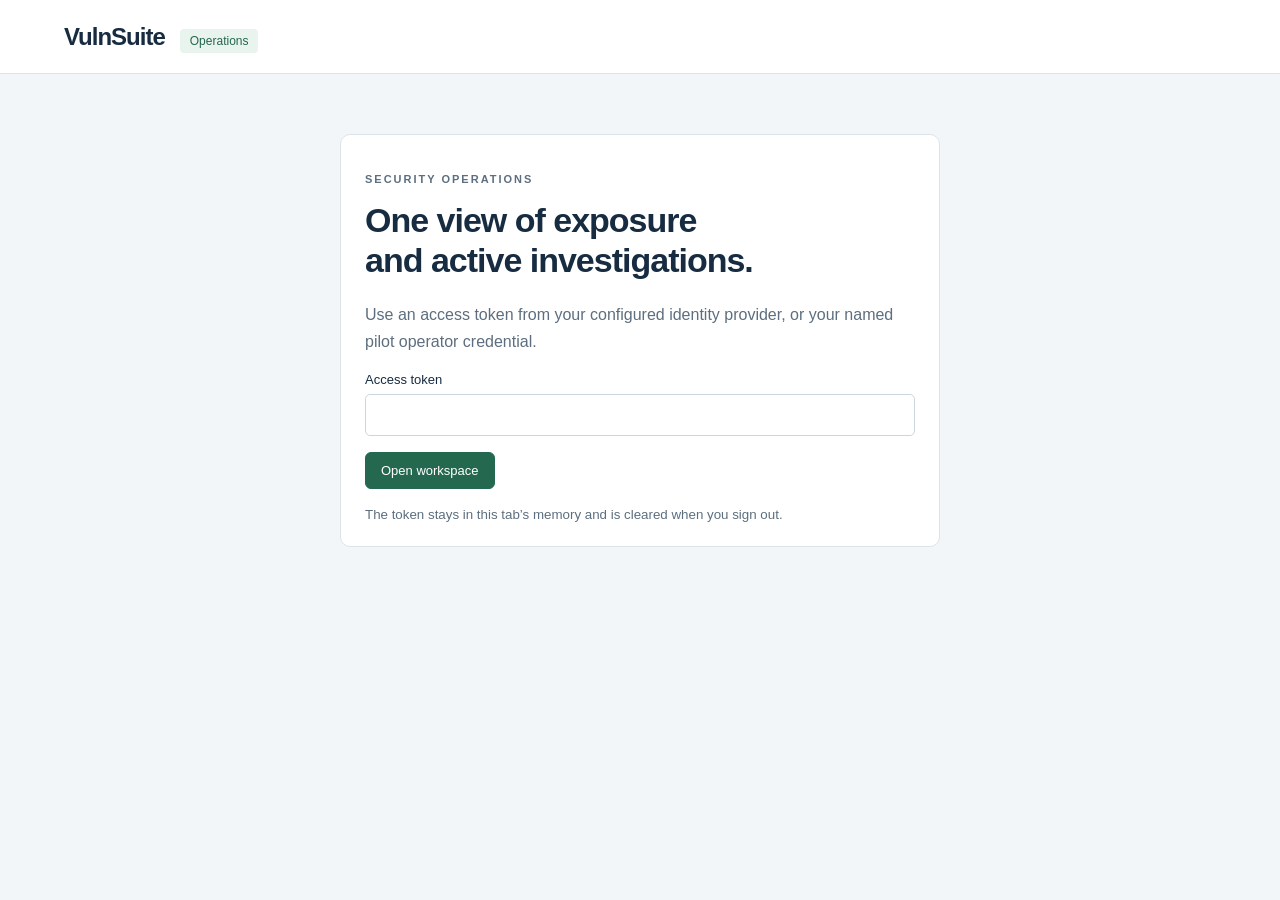
<file: vulnsuite/protection/console.html>
<!doctype html><html lang="en"><head><meta charset="utf-8"><meta name="viewport" content="width=device-width,initial-scale=1"><title>VulnSuite Operations</title><link rel="stylesheet" href="console.css"></head><body>
<header><div><span class="brand">VulnSuite</span><span class="badge">Operations</span></div><button id="logout" hidden>Sign out</button></header>
<main><section id="login" class="panel narrow"><p class="eyebrow">SECURITY OPERATIONS</p><h1>One view of exposure<br>and active investigations.</h1><p>Use an access token from your configured identity provider, or your named pilot operator credential.</p><form id="login-form"><label for="token">Access token</label><input id="token" type="password" autocomplete="off" required><button type="submit">Open workspace</button></form><small>The token stays in this tab’s memory and is cleared when you sign out.</small></section>
<div id="workspace" hidden><div class="top"><div><p class="eyebrow">OPERATIONS WORKSPACE</p><h1>Security overview</h1></div><button id="refresh">Refresh</button></div><p id="status" role="status"></p><div id="metrics" class="metrics"></div>
<nav aria-label="Workspace sections"><button data-tab="alerts" class="selected">Intrusion alerts</button><button data-tab="findings">Vulnerabilities</button><button data-tab="hosts">Agents & coverage</button><button data-tab="incidents">Investigations</button><button data-tab="responses">Response approvals</button></nav>
<section class="panel"><div class="controls"><h2 id="section-title">Intrusion alerts</h2><input id="filter" aria-label="Filter current view" placeholder="Filter this view"><button id="create-case">Create investigation</button><button id="enroll" hidden>Enroll agent</button></div><div id="table" class="table-scroll"></div><p id="empty" hidden>No records in this view.</p></section><p id="assessment-status" class="muted"></p></div>
<p id="error" class="error" role="alert"></p></main>
<dialog id="case-dialog"><form id="case-form"><h2>Create investigation</h2><p id="case-selection"></p><label>Title<input name="title" required minlength="3" maxlength="256"></label><label>Owner<input name="owner" required maxlength="128"></label><label>Severity<select name="severity"><option>high</option><option>critical</option><option>medium</option><option>low</option></select></label><div class="actions"><button type="button" data-close="case-dialog">Cancel</button><button type="submit">Create</button></div></form></dialog>
<dialog id="detail-dialog"><h2 id="detail-title"></h2><pre id="detail-content"></pre><div class="actions"><button id="approve" hidden>Approve reviewed response</button><button data-close="detail-dialog">Close</button></div></dialog>
<dialog id="enroll-dialog"><form id="enroll-form"><h2>Enroll an agent</h2><label>Host identifier<input name="host" required pattern="[a-zA-Z0-9][a-zA-Z0-9_.-]{0,127}"></label><label>Host IP addresses, comma separated<input name="addresses"></label><p>New agents start with host response disabled. Enrollment tokens expire in ten minutes.</p><div class="actions"><button type="button" data-close="enroll-dialog">Cancel</button><button type="submit">Create enrollment token</button></div></form></dialog>
<script src="console.js" defer></script></body></html>
</file>
<file: vulnsuite/protection/console.css>
:root{font-family:Inter,Segoe UI,Arial,sans-serif;color:#172c41;background:#f3f6f8;font-synthesis:none}*{box-sizing:border-box}body{margin:0}header{height:74px;display:flex;align-items:center;justify-content:space-between;padding:0 5%;background:#fff;border-bottom:1px solid #dce4e9}.brand{font-size:24px;font-weight:750;letter-spacing:-1px}.badge{margin-left:15px;background:#eaf4ef;color:#24674c;padding:5px 10px;border-radius:4px;font-size:12px}main{max-width:1440px;margin:40px auto;padding:0 5%}.eyebrow{font-size:11px;letter-spacing:2px;color:#357861;font-weight:700}h1{font-size:34px;line-height:1.2;letter-spacing:-1px;margin:10px 0 20px}h2{font-size:20px;font-weight:650}.panel{background:#fff;border:1px solid #dce4e9;border-radius:10px;padding:24px}.narrow{max-width:600px;margin:60px auto}.narrow p{line-height:1.7;color:#5c6e7f}.narrow small{display:block;margin-top:18px;color:#5c6e7f}.top,.controls{display:flex;align-items:center;justify-content:space-between;gap:16px}.controls{flex-wrap:wrap}button{border:1px solid #cbd7df;background:#fff;color:#183245;border-radius:6px;padding:10px 15px;cursor:pointer;font:inherit;font-size:13px}button[type=submit],#approve{background:#23684f;color:#fff;border-color:#23684f}button:hover{filter:brightness(.95)}button:disabled{opacity:.5;cursor:wait}input,select{display:block;border:1px solid #cbd7df;border-radius:5px;padding:11px;font:inherit;width:100%;margin:7px 0 16px}label{display:block;font-size:13px}#filter{max-width:270px;margin:0}nav{display:flex;gap:5px;flex-wrap:wrap;margin:28px 0 15px}nav button{background:transparent;border-color:transparent}nav .selected{background:#fff;border-color:#cbd7df}.metrics{display:grid;grid-template-columns:repeat(4,1fr);gap:15px;margin:24px 0}.metric{padding:20px;border:1px solid #dce4e9;border-radius:8px;background:#fff}.metric b{display:block;font-size:29px;margin-bottom:6px}.metric span{color:#5c6e7f;font-size:13px}table{border-collapse:collapse;width:100%;font-size:13px}th{text-align:left;font-size:11px;letter-spacing:.6px;text-transform:uppercase;color:#6b7d8c;border-bottom:1px solid #dce4e9;padding:18px 12px}td{padding:14px 12px;border-bottom:1px solid #edf1f4;max-width:300px;overflow-wrap:anywhere}td input{width:auto;margin:0}.table-scroll{overflow:auto}.pill{padding:4px 8px;border-radius:4px;background:#edf3f7;font-size:11px;display:inline-block}.pill.critical,.pill.error,.pill.stale{color:#9a2938;background:#ffecef}.pill.high,.pill.partial{color:#926117;background:#fff6df}.muted,#status{font-size:13px;color:#617588}.error{color:#a3273a;font-size:14px}dialog{border:1px solid #cbd7df;border-radius:10px;max-width:650px;width:90%;padding:28px}dialog::backdrop{background:#10253588}.actions{display:flex;justify-content:flex-end;gap:10px;margin-top:24px}pre{white-space:pre-wrap;overflow-wrap:anywhere;max-height:55vh;overflow:auto;font-size:12px;line-height:1.7}[hidden]{display:none!important}@media(max-width:800px){.metrics{grid-template-columns:1fr 1fr}.top{align-items:flex-start}h1{font-size:28px}.controls{gap:10px}main{padding:0 18px}.panel{padding:17px}}
</file>
